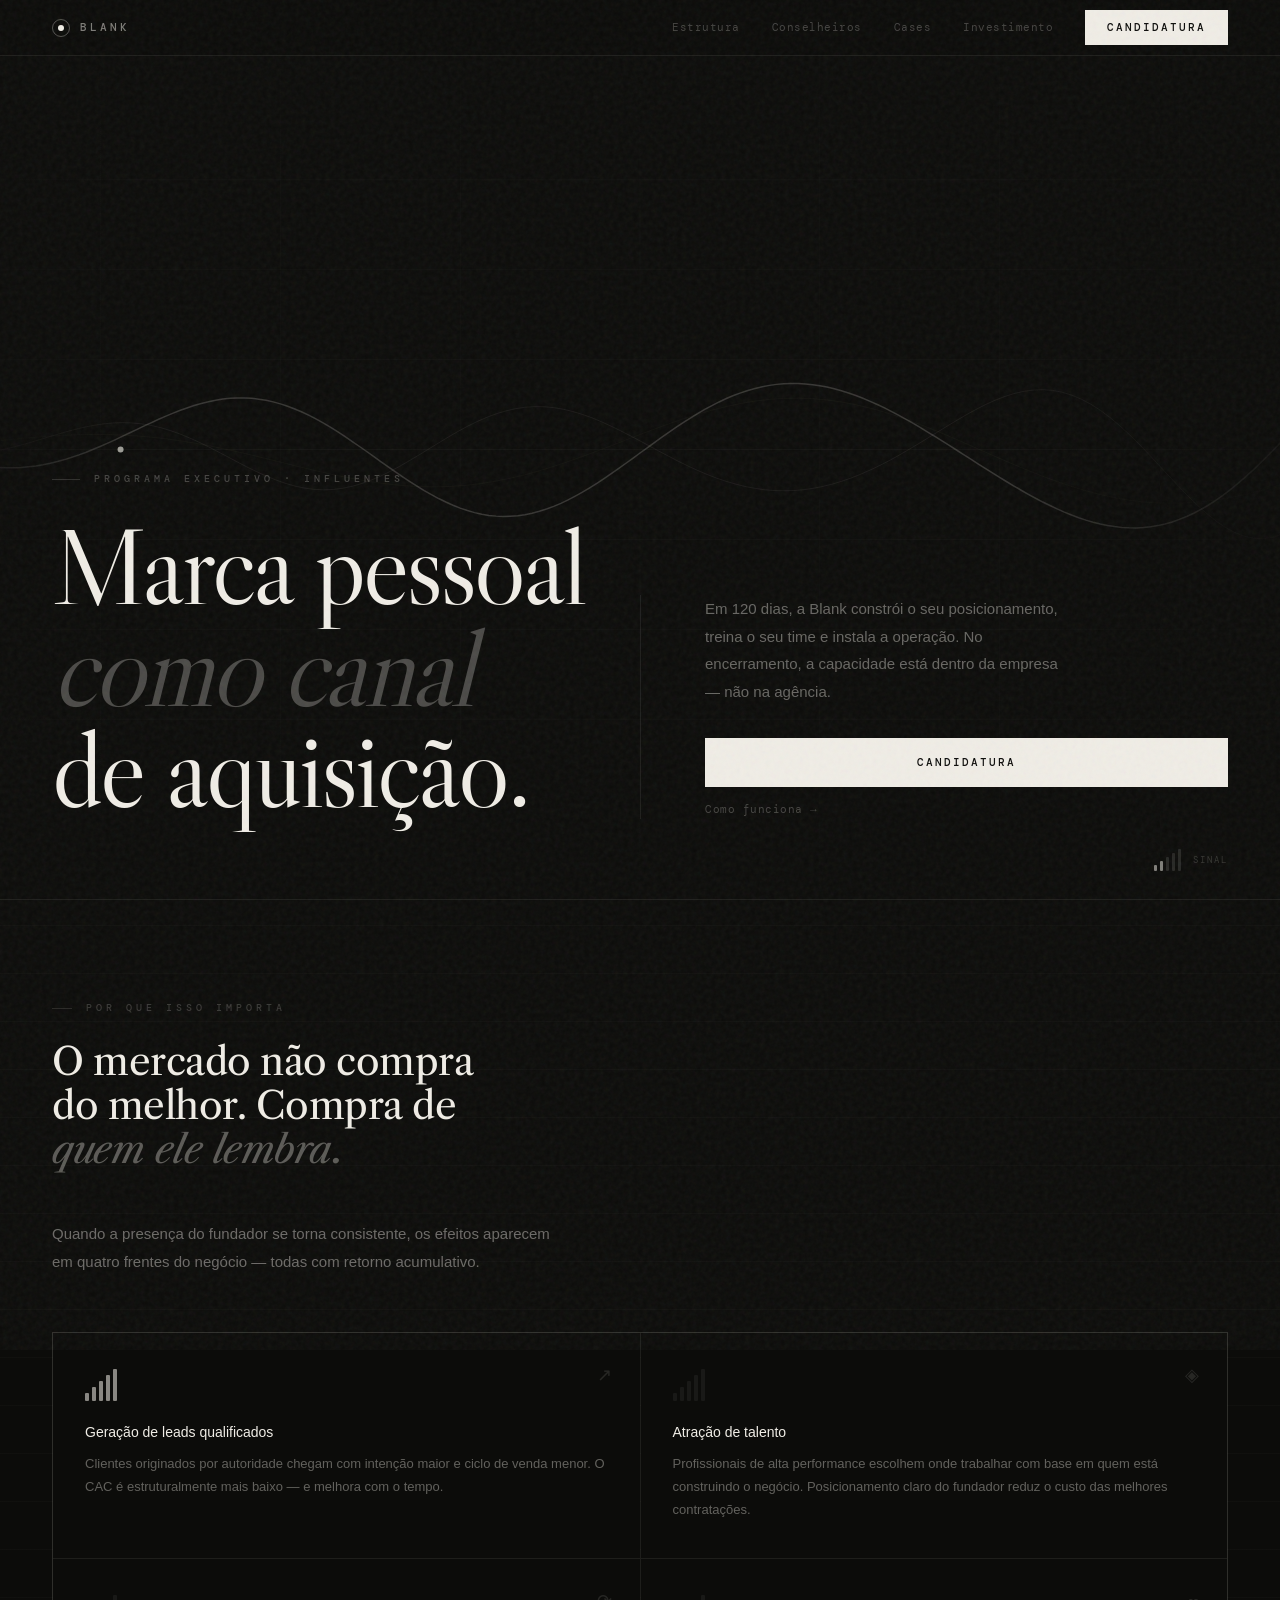
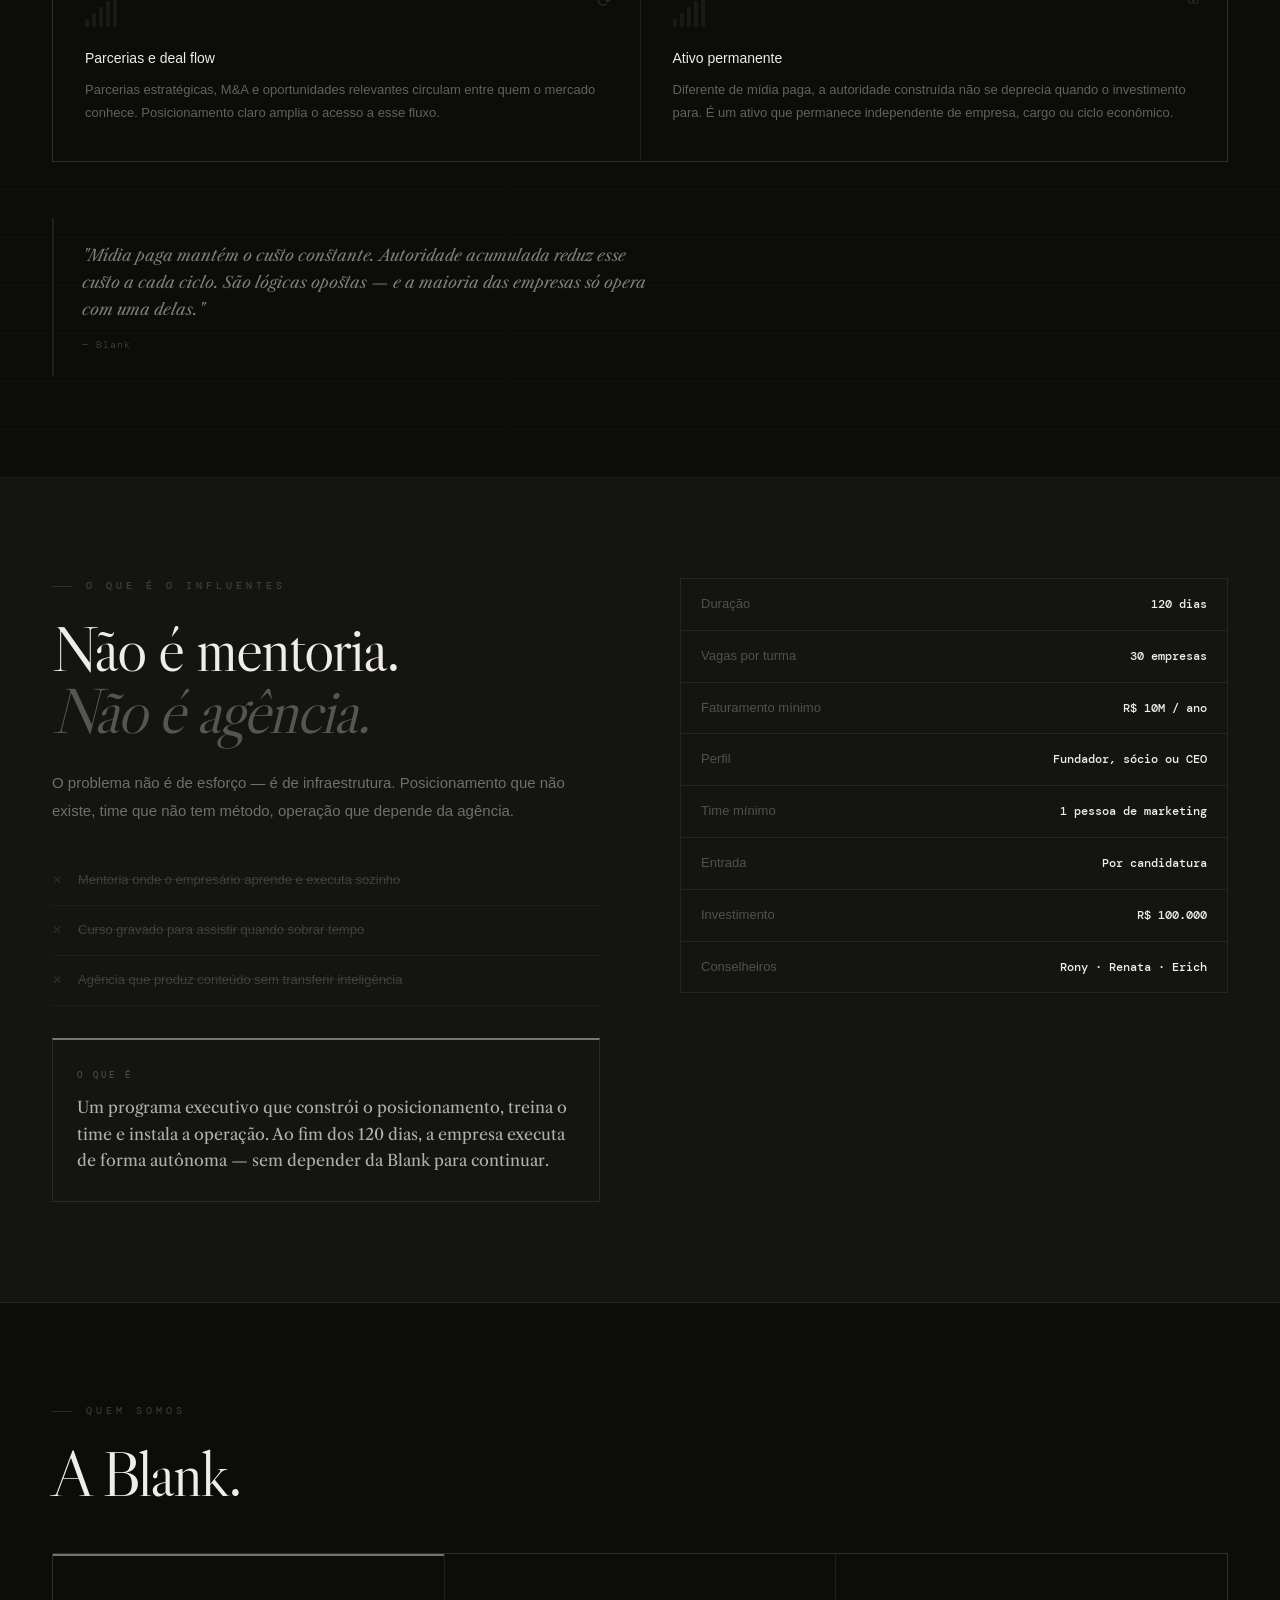
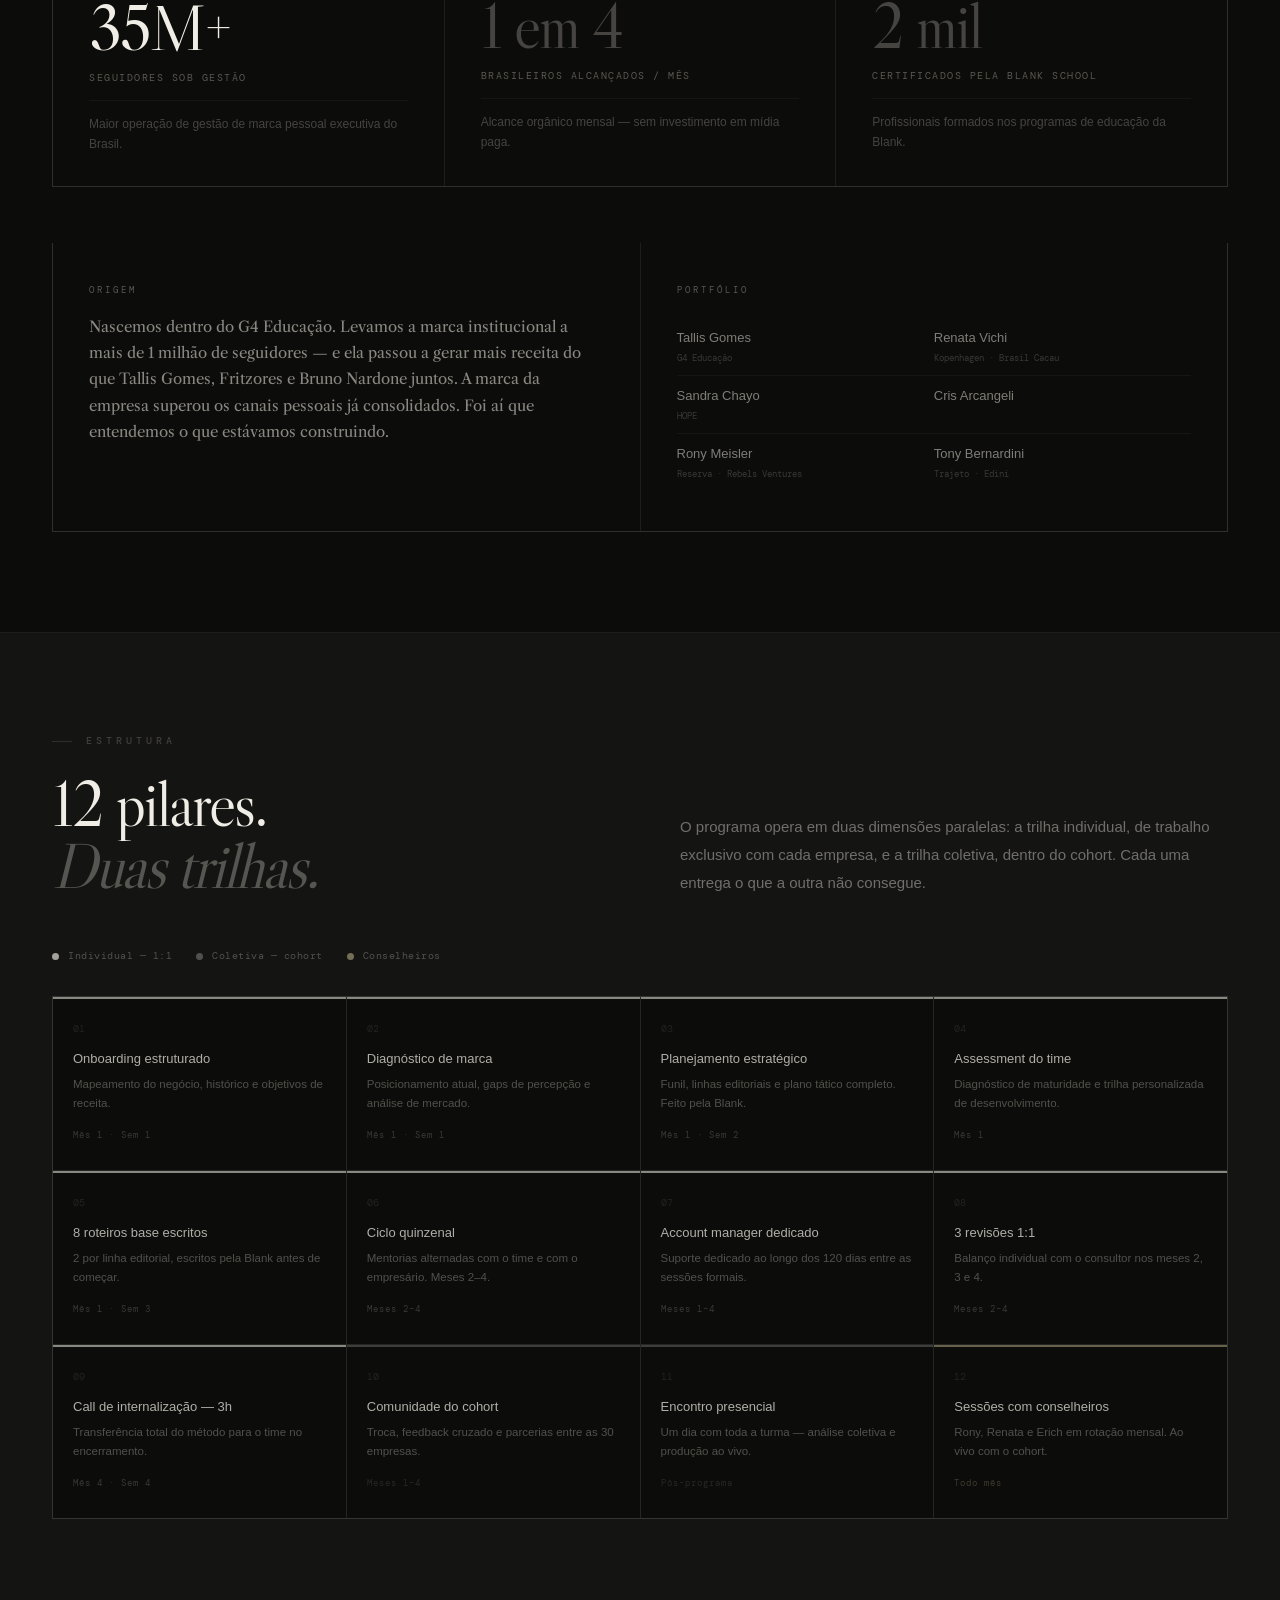
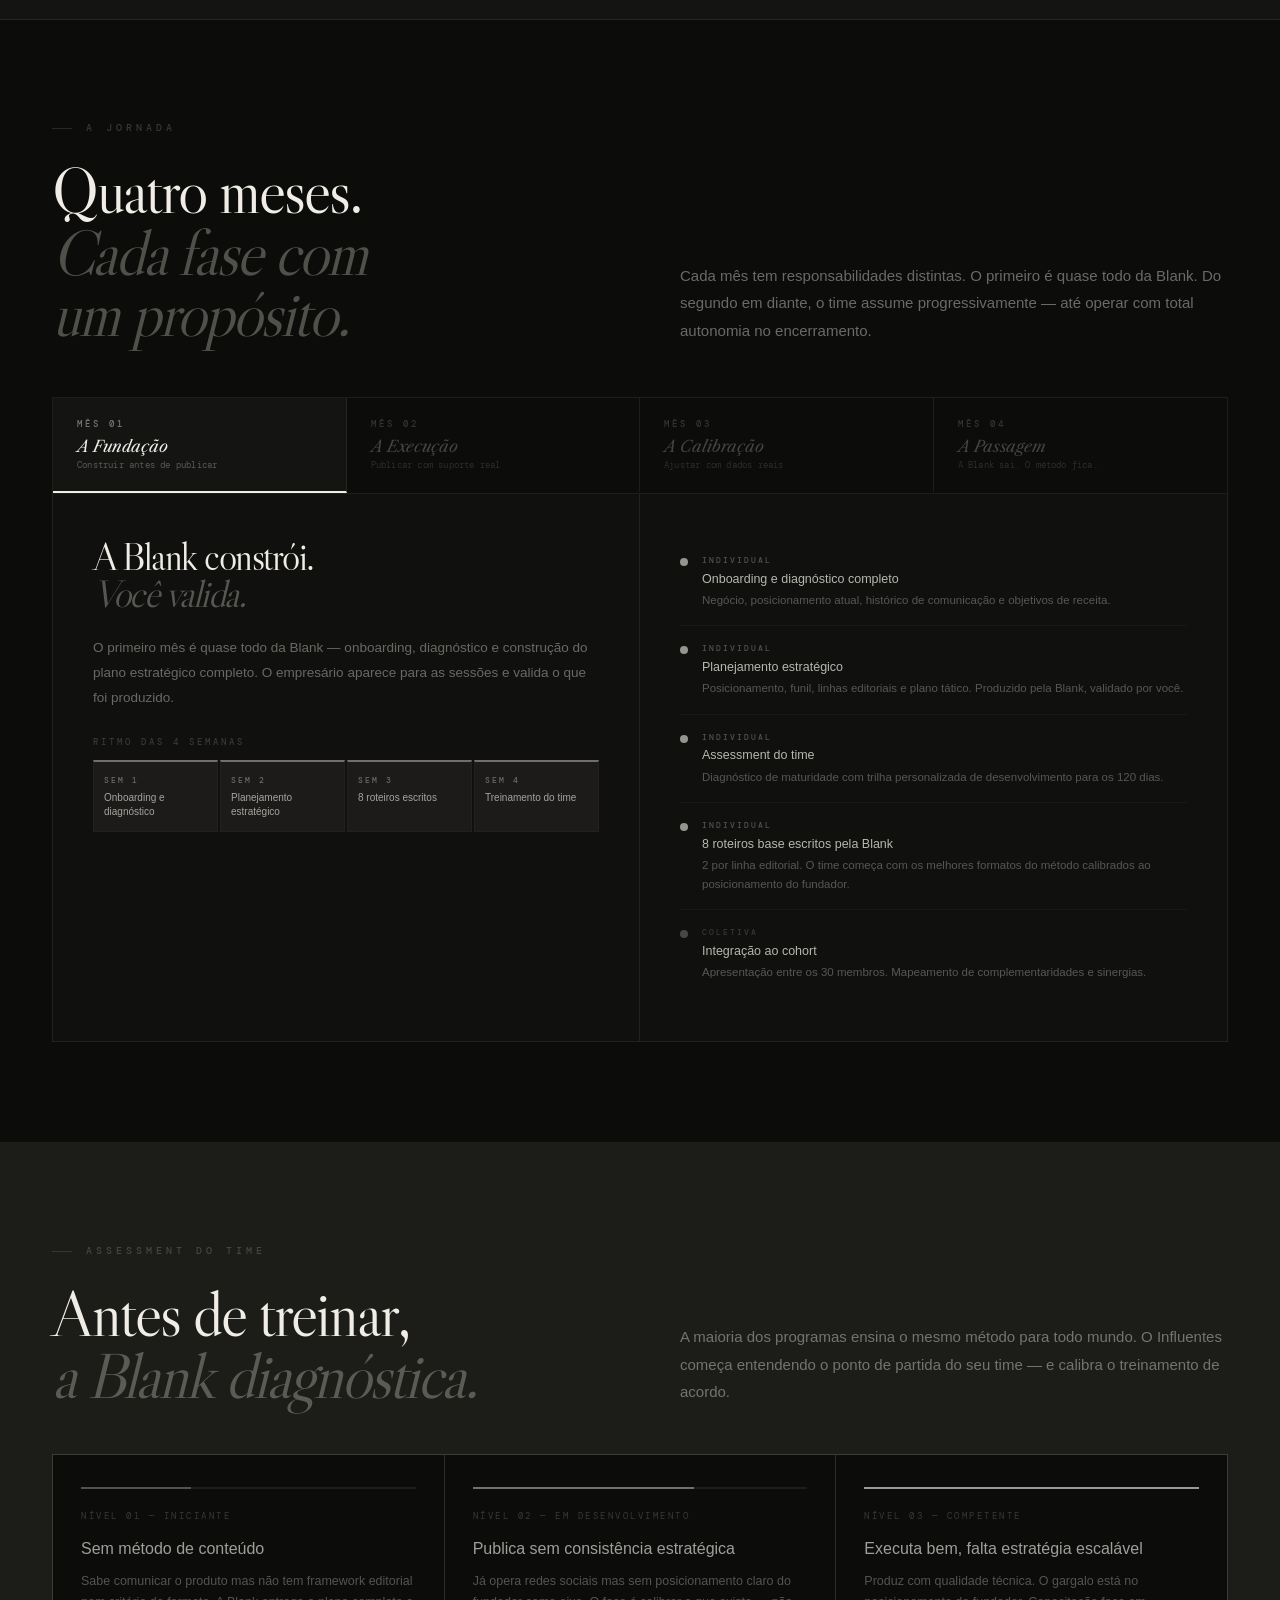
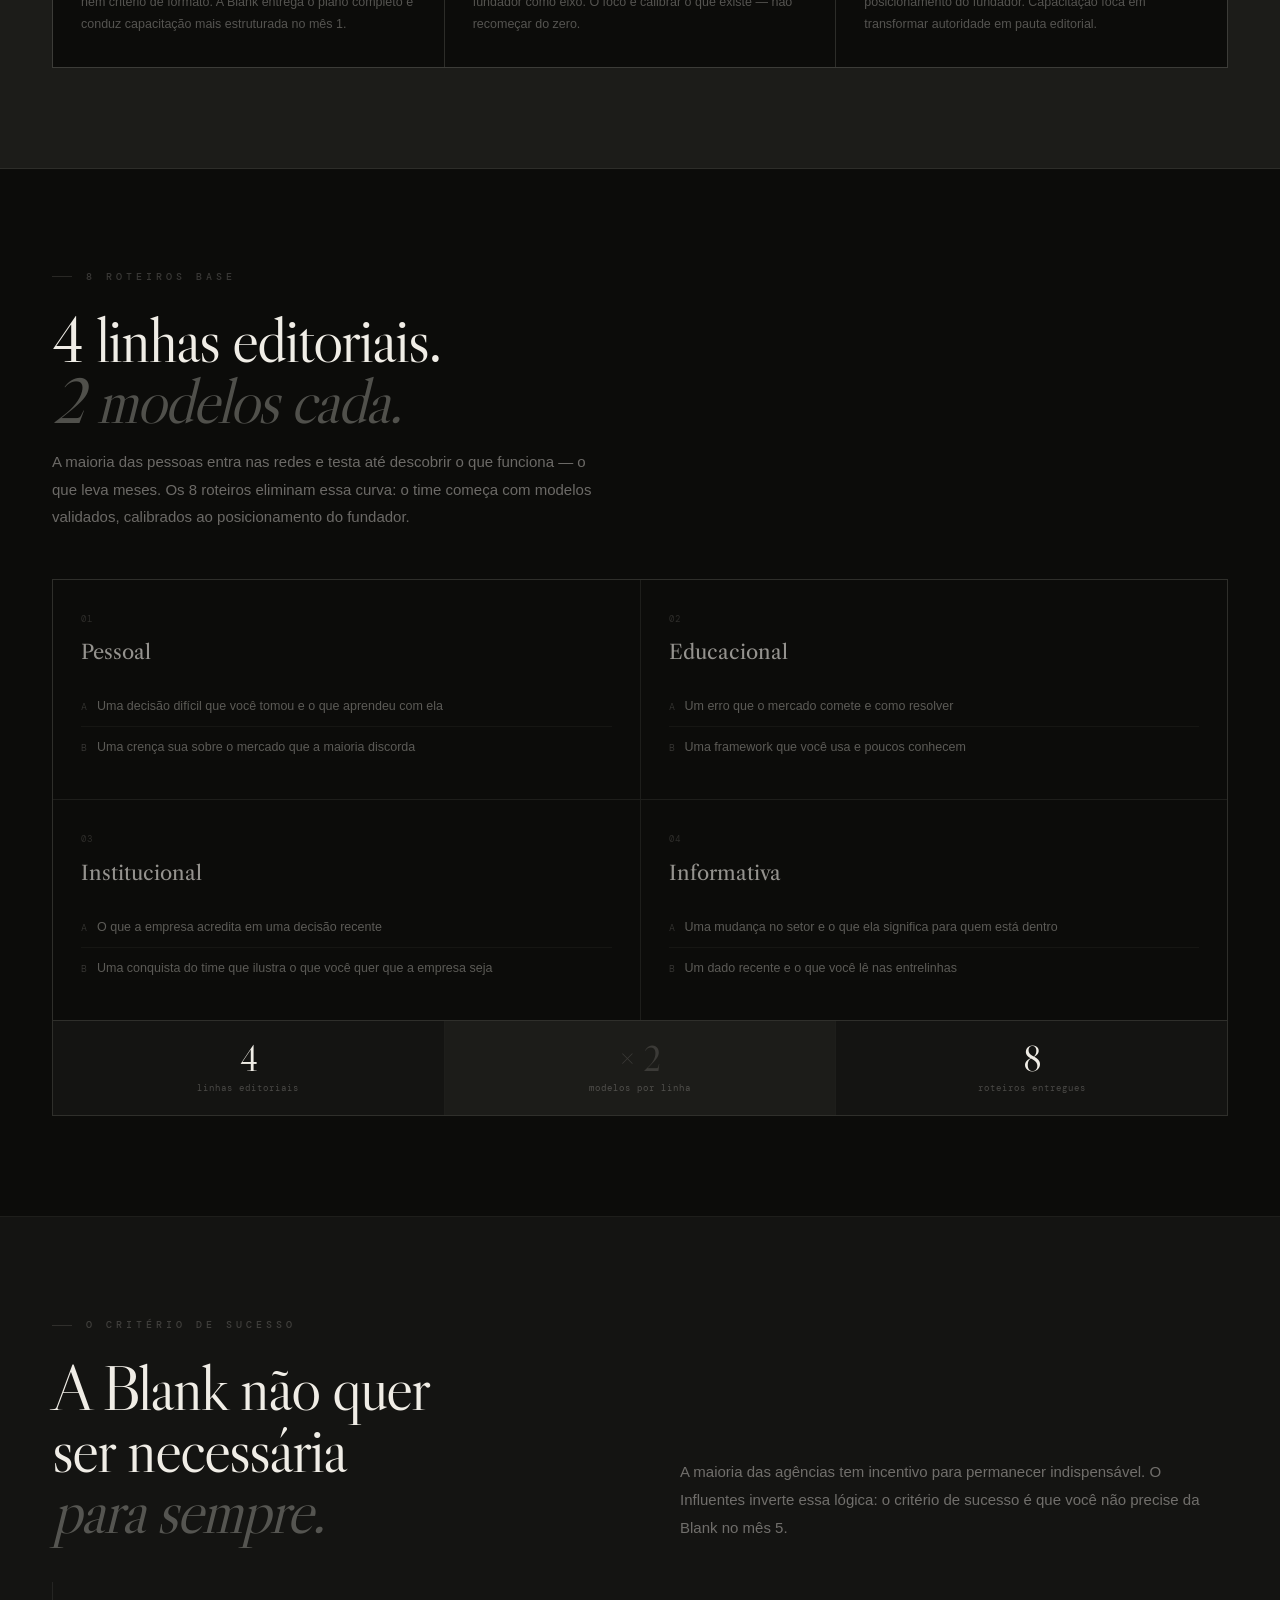
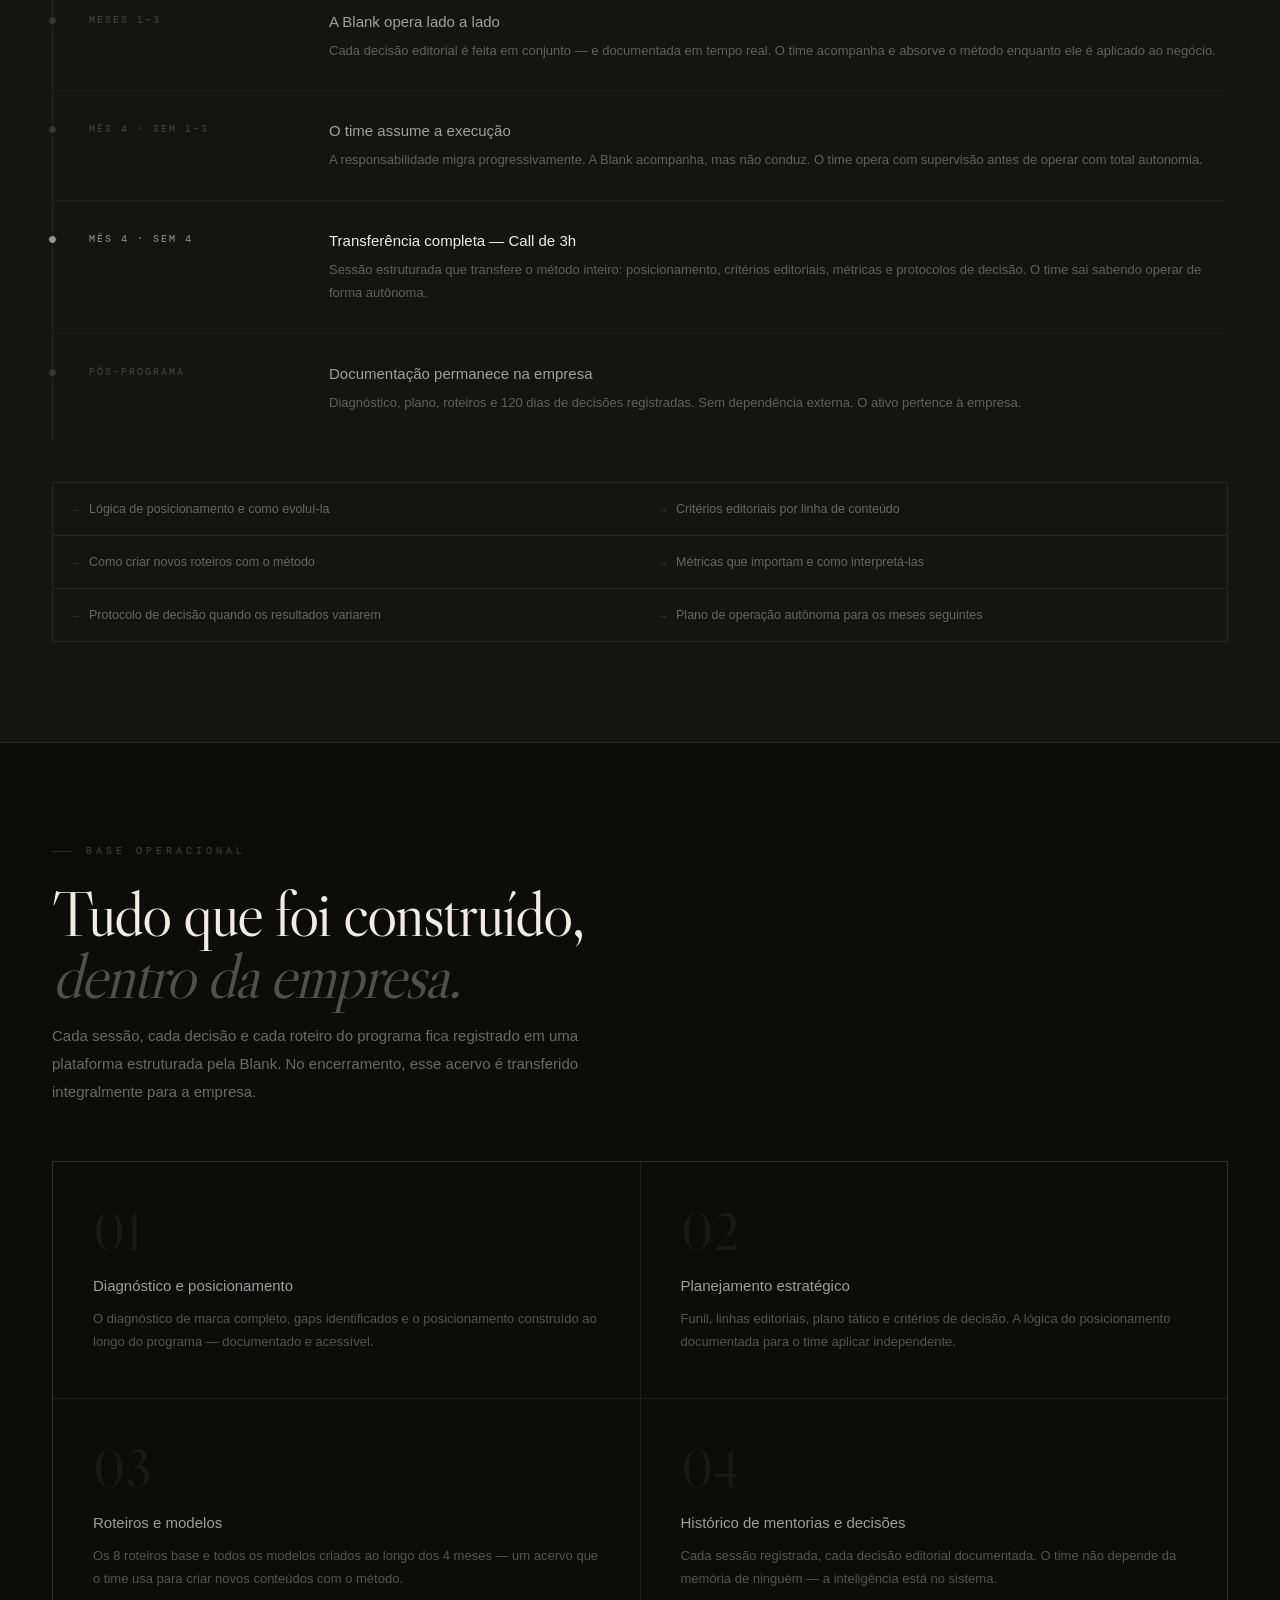
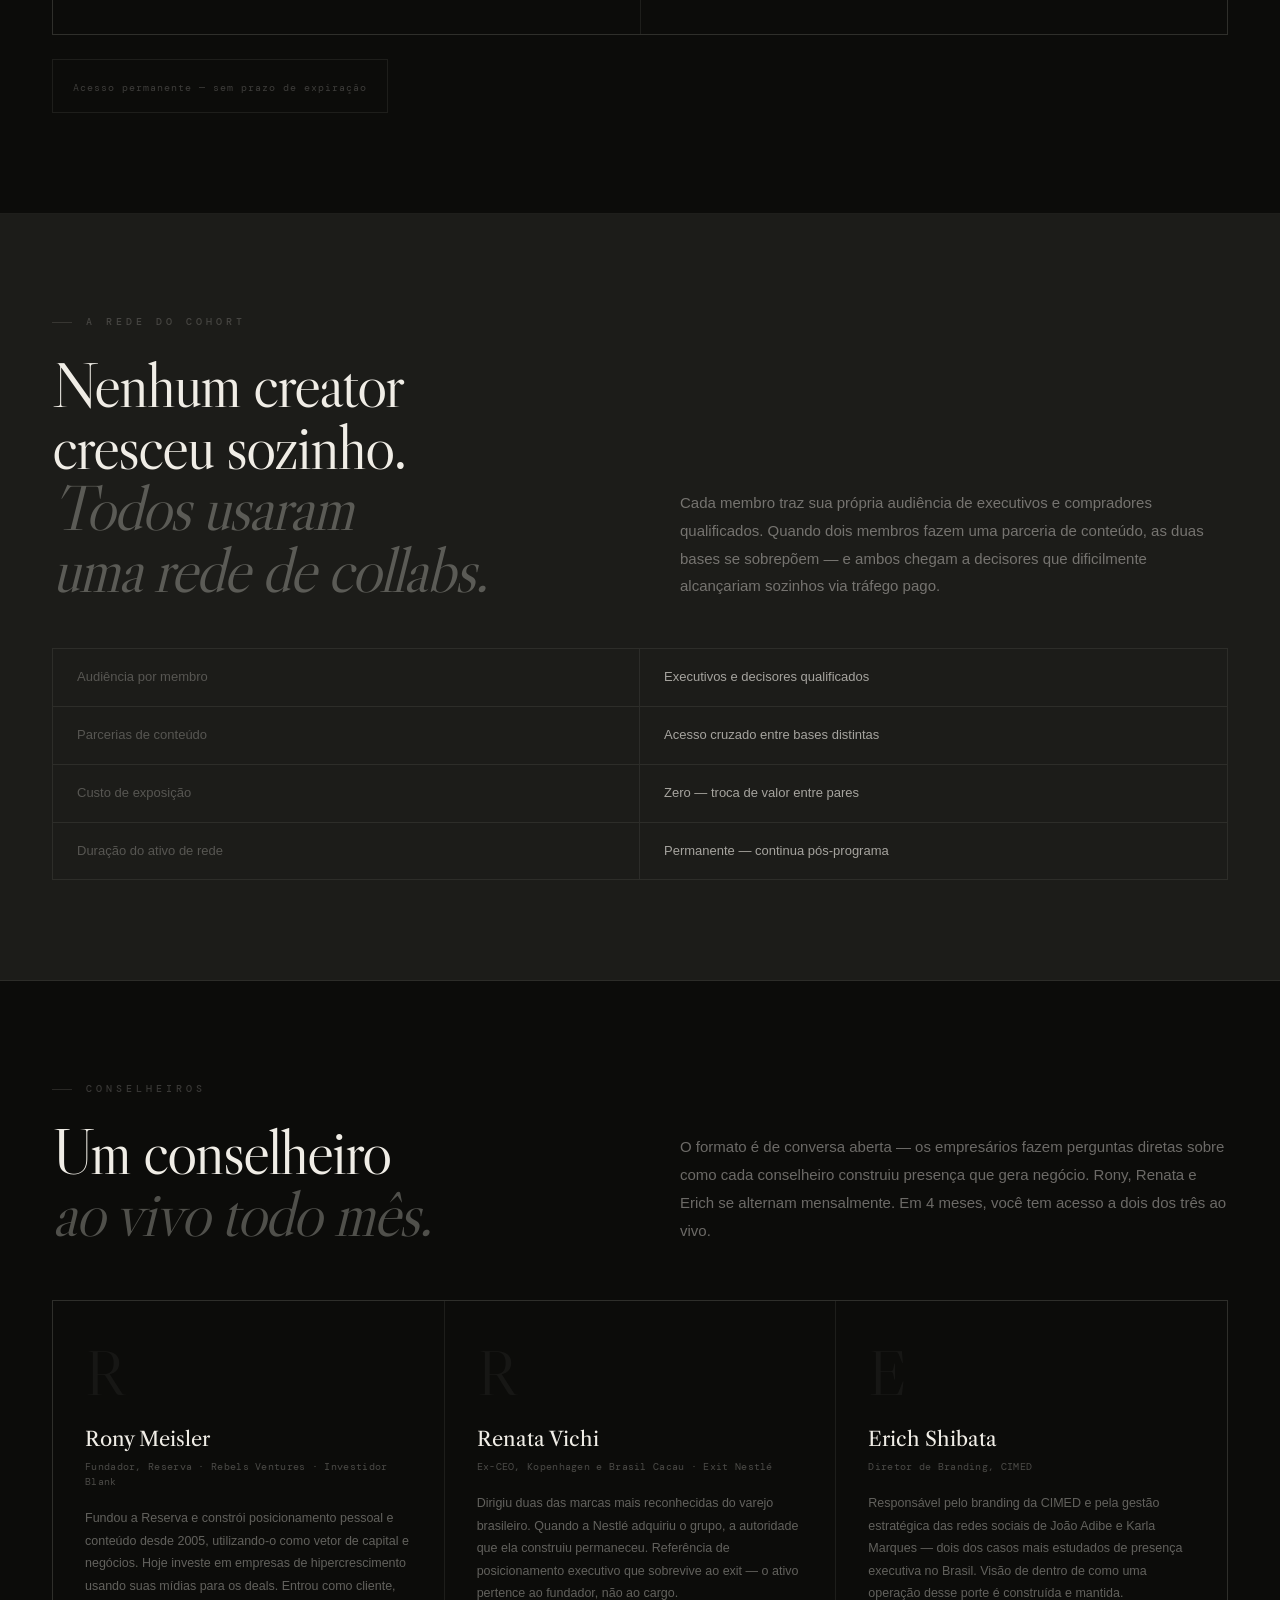
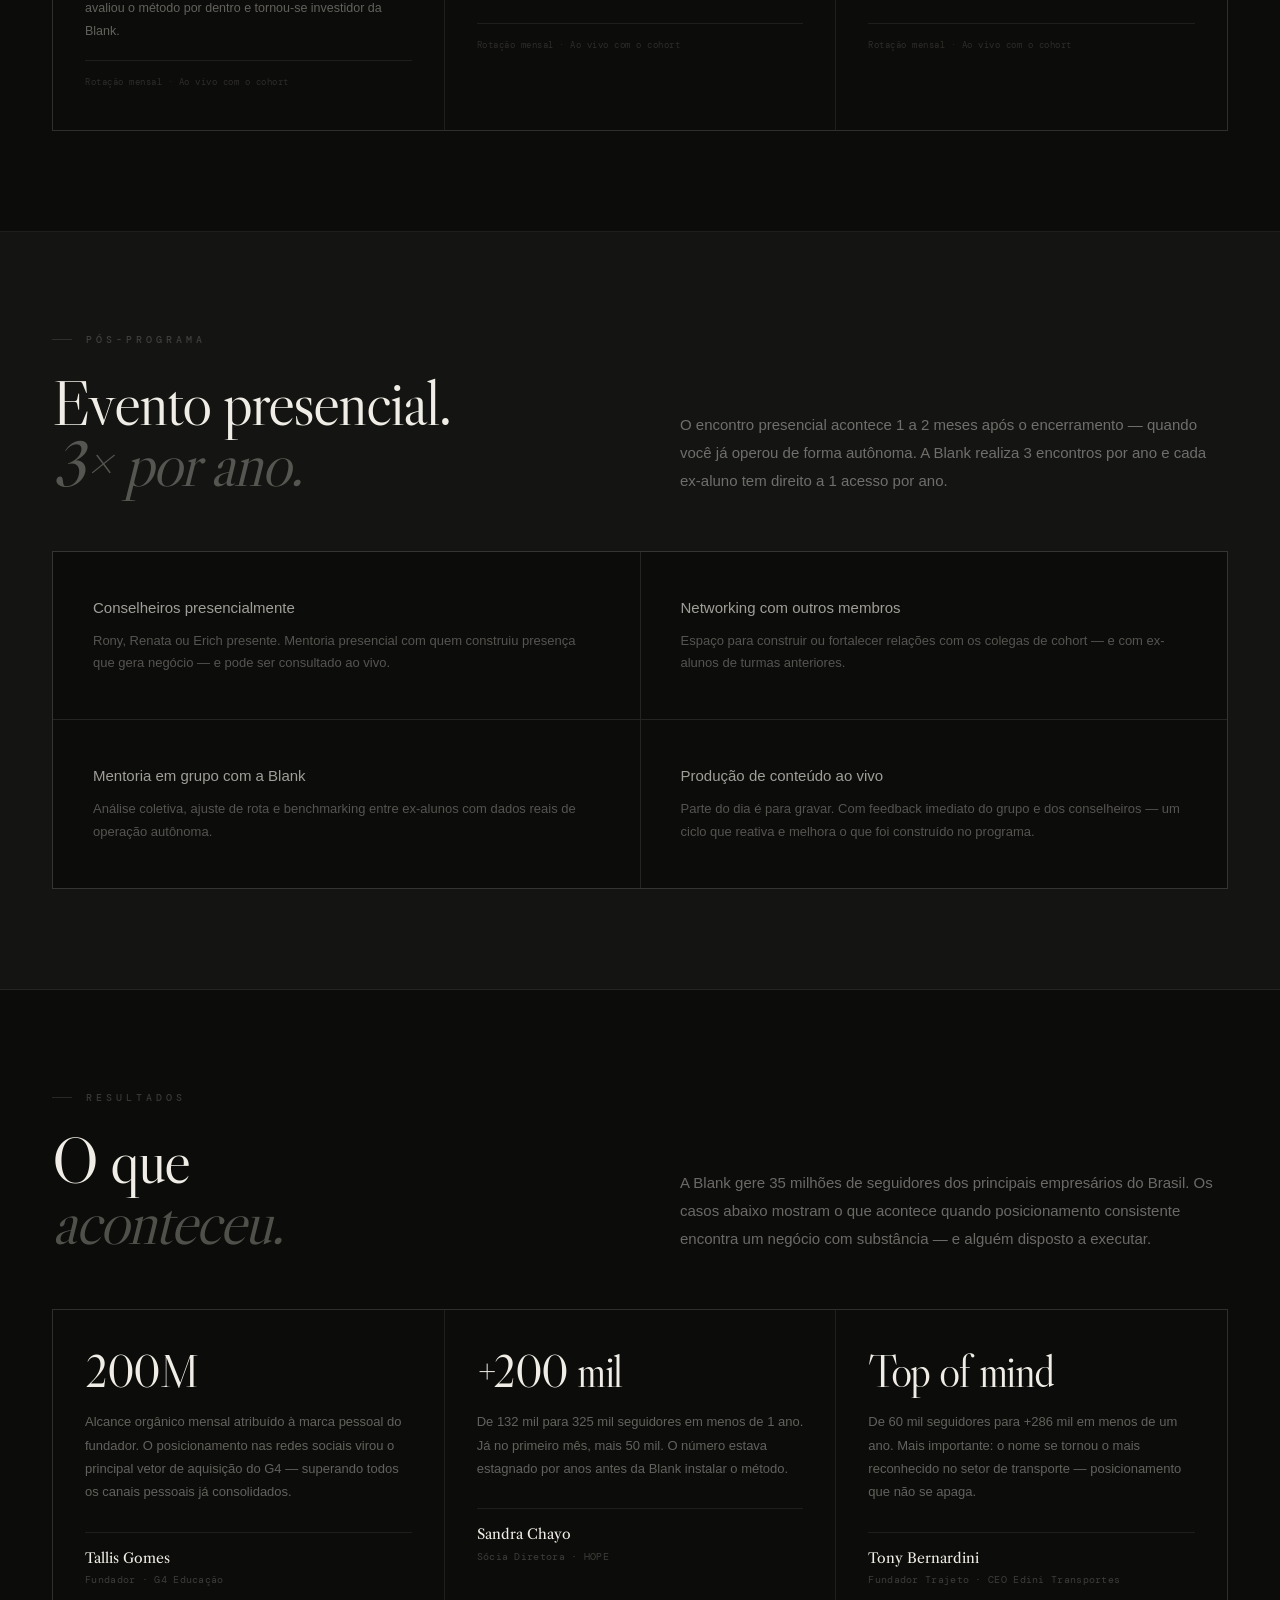
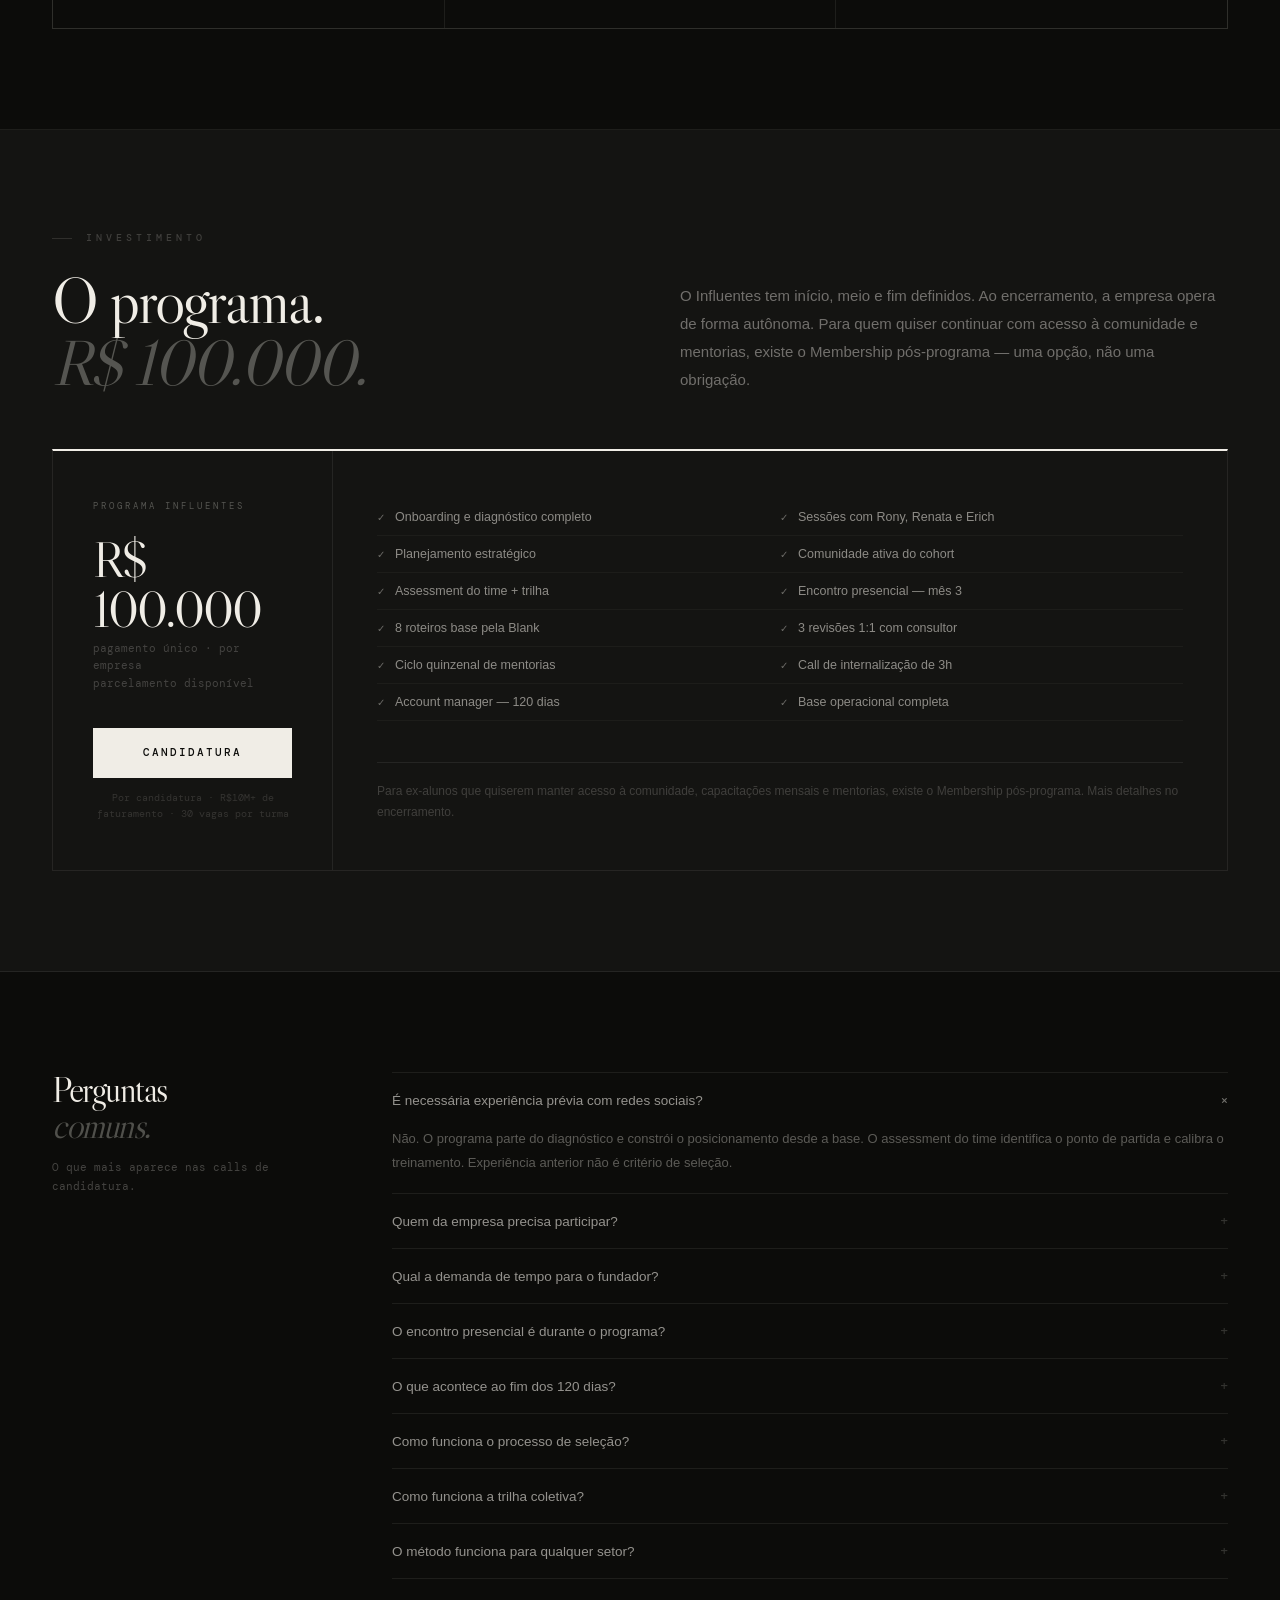
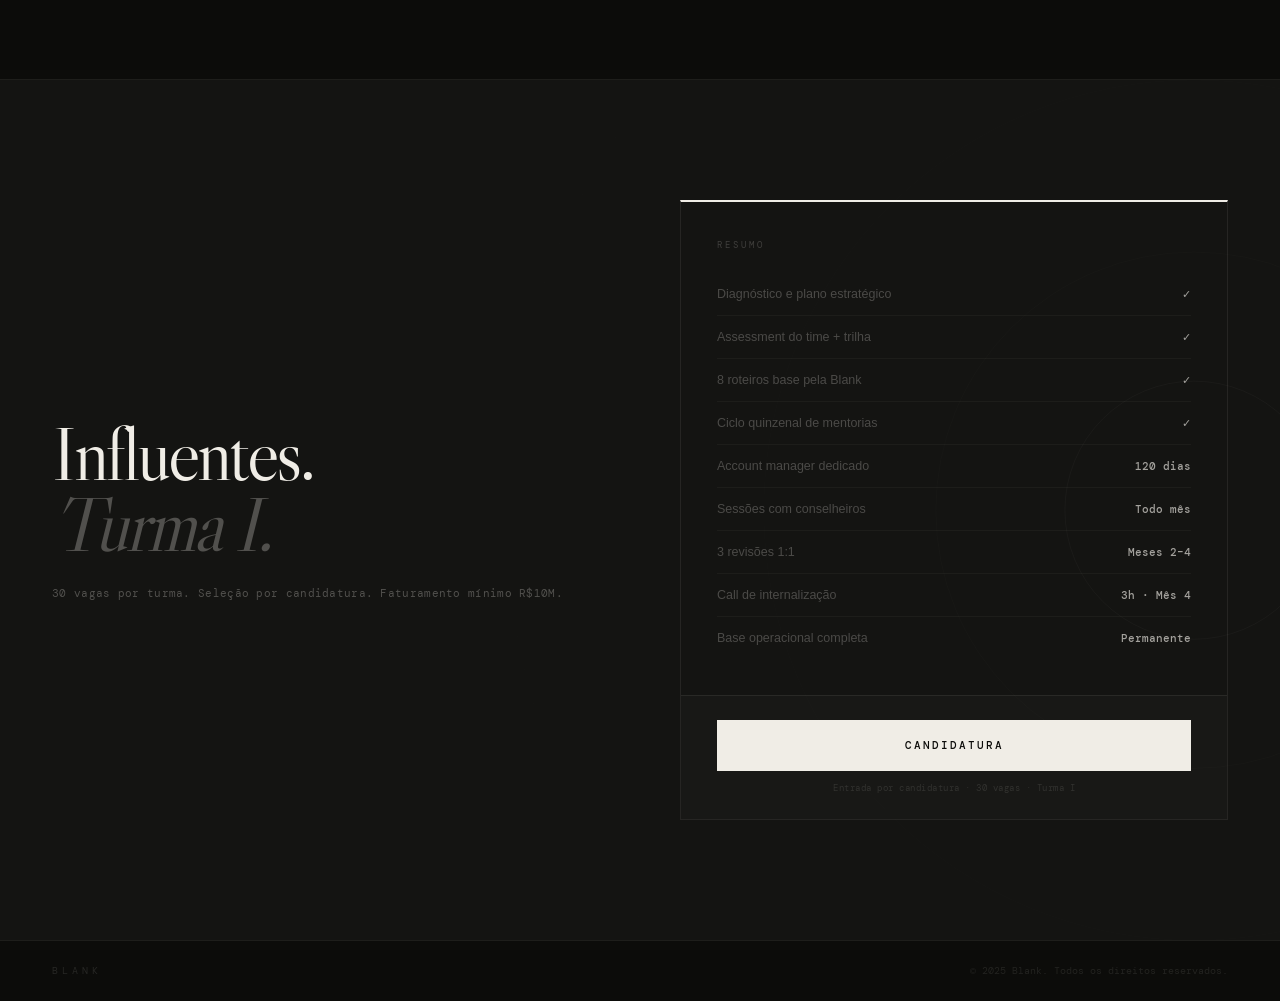
<file: tmp/influentes_v4.html>
<!DOCTYPE html>
<html lang="pt-BR">
<head>
<meta charset="UTF-8">
<meta name="viewport" content="width=device-width, initial-scale=1.0">
<title>Influentes — Blank</title>
<link rel="preconnect" href="https://fonts.googleapis.com">
<link href="https://fonts.googleapis.com/css2?family=Libre+Caslon+Display&family=Libre+Caslon+Text:ital,wght@0,400;0,700;1,400&family=DM+Mono:ital,wght@0,300;0,400;0,500;1,300&display=swap" rel="stylesheet">
<style>
/* ─── RESET ─── */
*,*::before,*::after{box-sizing:border-box;margin:0;padding:0}
html{scroll-behavior:smooth}

/* ─── TOKENS ─── */
:root{
  --ink:   #0C0C0A;
  --ink2:  #141412;
  --ink3:  #1C1C19;
  --cream: #F0EDE6;
  --cream2:#E0DDD6;
  --cream3:#B8B5AE;
  --muted: #5A5852;
  --faint: rgba(240,237,230,0.06);
  --rule:  rgba(240,237,230,0.08);
  --rule2: rgba(240,237,230,0.04);
  --signal:#D4C89A; /* warm gold accent — the "amplified signal" */

  --display:'Libre Caslon Display','Libre Caslon Text',Georgia,serif;
  --serif:  'Libre Caslon Text',Georgia,serif;
  --mono:   'DM Mono',monospace;
  --sans:   ui-sans-serif,-apple-system,'Helvetica Neue',Arial,sans-serif;
}

body{
  background:var(--ink);
  color:var(--cream);
  font-family:var(--sans);
  font-size:15px;
  line-height:1.6;
  -webkit-font-smoothing:antialiased;
  overflow-x:hidden;
}

/* ─── WAVEFORM BACKGROUND TEXTURE ─── */
.wave-bg{
  position:absolute;inset:0;pointer-events:none;z-index:0;
  background-image:repeating-linear-gradient(
    0deg,transparent,transparent 47px,
    rgba(240,237,230,0.018) 47px,rgba(240,237,230,0.018) 48px
  );
}

/* ─── NAV ─── */
nav{
  position:fixed;top:0;left:0;right:0;z-index:99;
  height:56px;padding:0 52px;
  display:flex;align-items:center;justify-content:space-between;
  background:rgba(12,12,10,0.94);
  backdrop-filter:blur(24px);
  border-bottom:1px solid var(--rule);
}
.nav-brand{display:flex;align-items:center;gap:10px}
.nav-brand-mark{
  width:18px;height:18px;
  border:1px solid rgba(240,237,230,0.3);
  border-radius:50%;
  position:relative;
  display:flex;align-items:center;justify-content:center;
}
.nav-brand-mark::after{
  content:'';width:6px;height:6px;border-radius:50%;
  background:var(--cream);
}
.nav-brand-name{
  font-family:var(--mono);font-size:11px;font-weight:500;
  letter-spacing:3px;text-transform:uppercase;color:rgba(240,237,230,0.5);
}
.nav-links{display:flex;align-items:center;gap:32px}
.nav-a{
  font-family:var(--mono);font-size:11px;font-weight:400;
  letter-spacing:.5px;color:rgba(240,237,230,0.25);
  text-decoration:none;transition:color .2s;
}
.nav-a:hover{color:var(--cream)}
.nav-cta{
  font-family:var(--mono);font-size:11px;font-weight:500;
  letter-spacing:2px;text-transform:uppercase;
  color:var(--ink);background:var(--cream);
  padding:9px 22px;text-decoration:none;border:none;
  cursor:pointer;transition:opacity .2s;
}
.nav-cta:hover{opacity:.85}

/* ─── HERO ─── */
.hero{
  position:relative;
  min-height:100vh;
  overflow:hidden;
  display:flex;flex-direction:column;
  justify-content:flex-end;
  border-bottom:1px solid var(--rule);
}
.hero-wave{
  position:absolute;inset:0;z-index:0;
  display:flex;align-items:center;
}
.hero-wave svg{width:100%;height:100%;position:absolute;inset:0}

/* grain */
.grain{
  position:fixed;inset:-50%;width:200%;height:200%;
  background-image:url("data:image/svg+xml,%3Csvg viewBox='0 0 512 512' xmlns='http://www.w3.org/2000/svg'%3E%3Cfilter id='n'%3E%3CfeTurbulence type='fractalNoise' baseFrequency='0.72' numOctaves='4' stitchTiles='stitch'/%3E%3C/filter%3E%3Crect width='100%25' height='100%25' filter='url(%23n)' opacity='0.055'/%3E%3C/svg%3E");
  pointer-events:none;z-index:1000;
  animation:grain .12s steps(1) infinite;
}
@keyframes grain{
  0%{transform:translate(0,0)} 10%{transform:translate(-2%,-3%)}
  20%{transform:translate(3%,2%)} 30%{transform:translate(-1%,4%)}
  40%{transform:translate(4%,-1%)} 50%{transform:translate(-3%,1%)}
  60%{transform:translate(1%,-4%)} 70%{transform:translate(-4%,2%)}
  80%{transform:translate(2%,3%)} 90%{transform:translate(3%,-2%)}
}

.hero-content{
  position:relative;z-index:3;
  padding:0 52px 80px;
  display:grid;grid-template-columns:1fr 1fr;gap:0;align-items:end;
}
.hero-kicker{
  font-family:var(--mono);font-size:10px;font-weight:500;
  letter-spacing:4px;text-transform:uppercase;
  color:rgba(240,237,230,0.25);
  margin-bottom:28px;
  display:flex;align-items:center;gap:14px;
}
.hero-kicker-line{width:28px;height:1px;background:rgba(240,237,230,0.15);flex-shrink:0}
h1.hero-head{
  font-family:var(--display);
  font-size:clamp(60px,8.5vw,122px);
  font-weight:400;line-height:.93;
  letter-spacing:-3px;color:var(--cream);
}
h1.hero-head em{font-style:italic;color:rgba(240,237,230,0.28)}
.hero-right{
  padding-left:64px;
  border-left:1px solid var(--rule);
  display:flex;flex-direction:column;justify-content:flex-end;gap:32px;
}
.hero-desc{
  font-size:15px;font-weight:300;
  color:rgba(240,237,230,0.4);line-height:1.85;max-width:360px;
}
.hero-actions{display:flex;flex-direction:column;gap:14px}
.btn-primary{
  display:inline-block;
  font-family:var(--mono);font-size:11px;font-weight:500;letter-spacing:2px;
  text-transform:uppercase;color:var(--ink);background:var(--cream);
  padding:16px 32px;text-decoration:none;border:none;cursor:pointer;
  transition:opacity .2s;text-align:center;
}
.btn-primary:hover{opacity:.85}
.btn-ghost{
  font-family:var(--mono);font-size:11px;font-weight:400;letter-spacing:.5px;
  color:rgba(240,237,230,0.25);text-decoration:none;
  display:flex;align-items:center;gap:8px;transition:color .2s;
}
.btn-ghost:hover{color:var(--cream)}

/* signal indicator bottom-right */
.hero-signal{
  position:absolute;bottom:28px;right:52px;z-index:4;
  display:flex;align-items:center;gap:12px;
}
.signal-bars{display:flex;align-items:flex-end;gap:3px}
.signal-bar{
  width:3px;border-radius:1px;
  background:rgba(240,237,230,0.12);
}
.signal-bar.on{background:rgba(240,237,230,0.5)}
.signal-bar:nth-child(1){height:6px}
.signal-bar:nth-child(2){height:10px}
.signal-bar:nth-child(3){height:14px}
.signal-bar:nth-child(4){height:18px}
.signal-bar:nth-child(5){height:22px}
.signal-label{
  font-family:var(--mono);font-size:9px;letter-spacing:2px;
  text-transform:uppercase;color:rgba(240,237,230,0.18);
}

/* ─── SECTION BASE ─── */
.s{padding:100px 52px;border-bottom:1px solid var(--rule);position:relative}
.s-dark{background:var(--ink)}
.s-mid{background:var(--ink2)}
.s-lift{background:var(--ink3)}

.eyebrow{
  font-family:var(--mono);font-size:10px;font-weight:500;
  letter-spacing:4px;text-transform:uppercase;
  color:rgba(240,237,230,0.2);
  display:flex;align-items:center;gap:14px;margin-bottom:24px;
}
.eyebrow::before{content:'';width:20px;height:1px;background:rgba(240,237,230,0.12);flex-shrink:0}

.display{
  font-family:var(--display);
  font-size:clamp(40px,5vw,72px);
  font-weight:400;line-height:.96;letter-spacing:-2px;color:var(--cream);
}
.display em{font-style:italic;color:rgba(240,237,230,0.3)}

.body{font-size:15px;font-weight:300;color:rgba(240,237,230,0.42);line-height:1.85}

.two-col{display:grid;grid-template-columns:1fr 1fr;gap:80px;align-items:start}

/* ─── MERCADO — 4 FRENTES ─── */
.market-statement{
  font-family:var(--serif);
  font-size:clamp(26px,3vw,42px);
  font-weight:400;line-height:1.15;color:var(--cream);letter-spacing:-.5px;
  margin-bottom:48px;
}
.market-statement em{font-style:italic;color:rgba(240,237,230,0.35)}

/* signal level meter framework */
.frentes-grid{
  display:grid;grid-template-columns:1fr 1fr;gap:1px;
  background:var(--rule);border:1px solid var(--rule);
  margin-top:56px;
}
.frente{
  background:var(--ink);padding:36px 32px;
  position:relative;overflow:hidden;
  transition:background .2s;
}
.frente:hover{background:var(--ink2)}
.frente-signal{
  display:flex;align-items:flex-end;gap:3px;margin-bottom:20px;
}
.frente-bar{
  width:4px;border-radius:1px;
  background:rgba(240,237,230,0.06);
}
.frente.active .frente-bar{background:rgba(240,237,230,0.55)}
.frente-bar:nth-child(1){height:8px}
.frente-bar:nth-child(2){height:14px}
.frente-bar:nth-child(3){height:20px}
.frente-bar:nth-child(4){height:26px}
.frente-bar:nth-child(5){height:32px}
.frente-glyph{
  font-family:var(--mono);font-size:18px;
  color:rgba(240,237,230,0.12);
  position:absolute;top:28px;right:28px;
}
.frente-title{
  font-size:14px;font-weight:500;color:var(--cream);margin-bottom:10px;
}
.frente-body{font-size:13px;font-weight:300;color:rgba(240,237,230,0.38);line-height:1.75}
.frente-top{
  position:absolute;top:0;left:0;right:0;height:2px;
  background:linear-gradient(90deg,rgba(212,200,154,0) 0%,rgba(212,200,154,0.5) 50%,rgba(212,200,154,0) 100%);
  opacity:0;transition:opacity .3s;
}
.frente:hover .frente-top{opacity:1}

/* quote */
.quote-block{
  border-left:2px solid rgba(240,237,230,0.08);
  padding:24px 0 24px 28px;margin-top:48px;
}
.quote-text{
  font-family:var(--serif);font-size:16px;font-style:italic;font-weight:400;
  color:rgba(240,237,230,0.5);line-height:1.7;margin-bottom:14px;
}
.quote-attr{font-family:var(--mono);font-size:10px;color:rgba(240,237,230,0.2);letter-spacing:1px}

/* ─── O QUE É ─── */
.not-list{display:flex;flex-direction:column;gap:0;margin:32px 0}
.not-item{
  display:flex;gap:16px;align-items:baseline;
  padding:14px 0;border-bottom:1px solid var(--rule2);
  font-size:13px;font-weight:300;
}
.not-x{
  font-family:var(--mono);font-size:12px;
  color:rgba(240,237,230,0.12);flex-shrink:0;
}
.not-text{color:rgba(240,237,230,0.2);text-decoration:line-through;text-decoration-color:rgba(240,237,230,0.08)}
.yes-block{
  border:1px solid rgba(240,237,230,0.1);
  border-top:2px solid rgba(240,237,230,0.45);
  padding:28px 24px;
}
.yes-label{
  font-family:var(--mono);font-size:9px;font-weight:500;
  letter-spacing:3px;text-transform:uppercase;
  color:rgba(240,237,230,0.25);margin-bottom:12px;
}
.yes-text{
  font-family:var(--serif);font-size:16px;font-weight:400;
  color:rgba(240,237,230,0.72);line-height:1.65;
}

/* specs table */
.specs{
  border:1px solid var(--rule);
  display:flex;flex-direction:column;
}
.spec-row{
  display:flex;justify-content:space-between;align-items:baseline;
  gap:16px;padding:15px 20px;border-bottom:1px solid var(--rule);font-size:13px;
}
.spec-row:last-child{border-bottom:none}
.spec-k{color:rgba(240,237,230,0.28);font-weight:300}
.spec-v{font-weight:500;color:var(--cream);text-align:right;font-family:var(--mono);font-size:12px}

/* ─── QUEM SOMOS ─── */
.qs-stats{
  display:grid;grid-template-columns:repeat(3,1fr);
  gap:1px;background:var(--rule);border:1px solid var(--rule);
  margin-bottom:56px;
}
.qs-stat{
  background:var(--ink);padding:40px 36px 32px;
  position:relative;overflow:hidden;
}
.qs-stat:first-child{border-top:2px solid rgba(240,237,230,0.45)}
.qs-num{
  font-family:var(--display);
  font-size:clamp(44px,5vw,68px);
  font-weight:400;color:var(--cream);letter-spacing:-2px;
  line-height:1;margin-bottom:10px;
}
.qs-num.dim{color:rgba(240,237,230,0.25)}
.qs-label{font-family:var(--mono);font-size:10px;letter-spacing:1.5px;color:var(--muted);text-transform:uppercase}
.qs-desc{font-size:12px;font-weight:300;color:rgba(240,237,230,0.25);line-height:1.65;margin-top:14px;padding-top:14px;border-top:1px solid var(--rule2)}

.qs-bottom{display:grid;grid-template-columns:1fr 1fr;gap:1px;background:var(--rule);border:1px solid var(--rule);border-top:none}
.qs-origin{background:var(--ink);padding:40px 36px}
.qs-origin-label{font-family:var(--mono);font-size:9px;letter-spacing:3px;text-transform:uppercase;color:var(--muted);margin-bottom:16px}
.qs-origin-text{font-family:var(--serif);font-size:15px;font-weight:400;color:rgba(240,237,230,0.55);line-height:1.75}
.qs-portfolio{background:var(--ink);padding:40px 36px}
.qs-portfolio-label{font-family:var(--mono);font-size:9px;letter-spacing:3px;text-transform:uppercase;color:var(--muted);margin-bottom:20px}
.qs-names{display:grid;grid-template-columns:1fr 1fr;gap:0}
.qs-name-item{padding:10px 0;border-bottom:1px solid var(--rule2)}
.qs-name-item:last-child,.qs-name-item:nth-last-child(2){border-bottom:none}
.qs-name{font-size:13px;font-weight:400;color:rgba(240,237,230,0.5)}
.qs-co{font-family:var(--mono);font-size:9px;color:rgba(240,237,230,0.2);margin-top:2px}

/* ─── PILARES ─── */
.track-legend{
  display:flex;gap:24px;align-items:center;margin-bottom:32px;
}
.tleg{display:flex;align-items:center;gap:9px;font-family:var(--mono);font-size:10px;color:rgba(240,237,230,0.28);letter-spacing:.5px}
.tleg-dot{width:7px;height:7px;border-radius:50%;flex-shrink:0}
.tleg-dot.ind{background:rgba(240,237,230,0.65)}
.tleg-dot.col{background:rgba(240,237,230,0.28)}
.tleg-dot.adv{background:rgba(212,200,154,0.5)}

.pilares-grid{
  display:grid;grid-template-columns:repeat(4,1fr);
  gap:1px;background:var(--rule);border:1px solid var(--rule);
}
.pilar{
  background:var(--ink);padding:24px 20px 28px;
  position:relative;transition:background .2s;
}
.pilar:hover{background:var(--ink2)}
.pilar-bar{position:absolute;top:0;left:0;right:0;height:2px}
.pilar.ind .pilar-bar{background:rgba(240,237,230,0.55)}
.pilar.col .pilar-bar{background:rgba(240,237,230,0.22)}
.pilar.adv .pilar-bar{background:rgba(212,200,154,0.45)}
.pilar-num{
  font-family:var(--mono);font-size:10px;
  color:rgba(240,237,230,0.1);margin-bottom:14px;
  display:block;
}
.pilar-title{font-size:13px;font-weight:500;color:rgba(240,237,230,0.72);margin-bottom:7px;line-height:1.3}
.pilar-body{font-size:11.5px;font-weight:300;color:rgba(240,237,230,0.3);line-height:1.6}
.pilar-when{
  margin-top:16px;
  font-family:var(--mono);font-size:9px;letter-spacing:1px;
}
.pilar.ind .pilar-when{color:rgba(240,237,230,0.2)}
.pilar.col .pilar-when{color:rgba(240,237,230,0.12)}
.pilar.adv .pilar-when{color:rgba(212,200,154,0.25)}

/* ─── JORNADA 4 MESES ─── */
.jornada-head{display:grid;grid-template-columns:1fr 1fr;gap:80px;margin-bottom:52px;align-items:end}

.meses-nav{
  display:grid;grid-template-columns:repeat(4,1fr);
  gap:0;border:1px solid var(--rule);
}
.m-btn{
  padding:20px 24px;cursor:pointer;
  background:transparent;border:none;
  border-right:1px solid var(--rule);
  border-bottom:2px solid transparent;
  color:inherit;text-align:left;transition:background .2s,border-color .2s;
}
.m-btn:last-child{border-right:none}
.m-btn:hover{background:rgba(240,237,230,0.02)}
.m-btn.active{background:rgba(240,237,230,0.03);border-bottom-color:var(--cream)}
.m-btn-n{
  font-family:var(--mono);font-size:9px;font-weight:500;letter-spacing:3px;
  text-transform:uppercase;color:rgba(240,237,230,0.18);margin-bottom:8px;
}
.m-btn.active .m-btn-n{color:rgba(240,237,230,0.45)}
.m-btn-name{
  font-family:var(--serif);font-size:16px;font-style:italic;
  color:rgba(240,237,230,0.25);line-height:1;
}
.m-btn.active .m-btn-name{color:var(--cream)}
.m-btn-verb{
  font-family:var(--mono);font-size:9px;color:rgba(240,237,230,0.15);
  margin-top:5px;letter-spacing:.2px;
}
.m-btn.active .m-btn-verb{color:rgba(240,237,230,0.32)}

.m-panel{
  display:none;
  border:1px solid var(--rule);border-top:none;
  background:rgba(240,237,230,0.015);
  grid-template-columns:1fr 1fr;
}
.m-panel.active{display:grid}
.mp-left{
  padding:44px 40px;border-right:1px solid var(--rule);
  display:flex;flex-direction:column;gap:24px;
}
.mp-title{
  font-family:var(--display);
  font-size:clamp(28px,3vw,44px);
  font-weight:400;line-height:.97;letter-spacing:-1.5px;color:var(--cream);
}
.mp-title em{font-style:italic;color:rgba(240,237,230,0.32)}
.mp-lead{font-size:13.5px;font-weight:300;color:rgba(240,237,230,0.4);line-height:1.85}

/* week cycle */
.cycle-label{
  font-family:var(--mono);font-size:9px;font-weight:500;
  letter-spacing:3px;text-transform:uppercase;
  color:rgba(240,237,230,0.18);margin-bottom:10px;
}
.cycle{display:grid;grid-template-columns:repeat(4,1fr);gap:2px}
.cw{
  padding:12px 10px;
  background:rgba(240,237,230,0.02);
  border:1px solid rgba(240,237,230,0.03);
  border-top:2px solid transparent;
}
.cw.on{background:rgba(240,237,230,0.05);border-top-color:rgba(240,237,230,0.4)}
.cw.sp{background:rgba(240,237,230,0.03);border-top-color:rgba(212,200,154,0.4)}
.cw-n{
  font-family:var(--mono);font-size:8px;font-weight:500;letter-spacing:2px;
  text-transform:uppercase;color:rgba(240,237,230,0.12);margin-bottom:5px;
}
.cw.on .cw-n{color:rgba(240,237,230,0.38)}
.cw.sp .cw-n{color:rgba(212,200,154,0.3)}
.cw-l{font-size:10px;color:rgba(240,237,230,0.18);line-height:1.4}
.cw.on .cw-l{color:rgba(240,237,230,0.65);font-weight:500}
.cw.sp .cw-l{color:rgba(212,200,154,0.5)}

.mp-right{padding:44px 40px;display:flex;flex-direction:column;gap:0}
.mp-item{
  display:grid;grid-template-columns:8px 1fr;
  gap:14px;padding:16px 0;border-bottom:1px solid var(--rule2);align-items:start;
}
.mp-item:last-child{border-bottom:none}
.mp-dot{width:8px;height:8px;border-radius:50%;margin-top:4px;flex-shrink:0}
.mp-item.ind .mp-dot{background:rgba(240,237,230,0.6)}
.mp-item.col .mp-dot{background:rgba(240,237,230,0.25)}
.mp-item.adv .mp-dot{background:rgba(212,200,154,0.5)}
.mp-track{
  font-family:var(--mono);font-size:8px;font-weight:500;
  letter-spacing:2px;text-transform:uppercase;margin-bottom:4px;
}
.mp-item.ind .mp-track{color:rgba(240,237,230,0.3)}
.mp-item.col .mp-track{color:rgba(240,237,230,0.18)}
.mp-item.adv .mp-track{color:rgba(212,200,154,0.25)}
.mp-item-title{font-size:12.5px;font-weight:500;color:rgba(240,237,230,0.75);margin-bottom:4px;line-height:1.3}
.mp-item-desc{font-size:11.5px;font-weight:300;color:rgba(240,237,230,0.32);line-height:1.6}

/* ─── INTERNALIZAÇÃO ─── */
.intern-timeline{
  display:grid;grid-template-columns:1fr;gap:0;
  border-left:1px solid var(--rule);
  margin-top:40px;
}
.intern-item{
  display:grid;grid-template-columns:200px 1fr;gap:40px;
  padding:28px 0 28px 36px;
  border-bottom:1px solid var(--rule2);
  position:relative;
}
.intern-item:last-child{border-bottom:none}
.intern-item::before{
  content:'';width:9px;height:9px;border-radius:50%;
  background:rgba(240,237,230,0.15);
  position:absolute;left:-5px;top:34px;
  border:1px solid var(--ink2);
}
.intern-item.highlight::before{background:rgba(240,237,230,0.6)}
.intern-phase{
  font-family:var(--mono);font-size:10px;font-weight:500;
  letter-spacing:2px;text-transform:uppercase;
  color:rgba(240,237,230,0.2);padding-top:2px;
}
.intern-item.highlight .intern-phase{color:rgba(240,237,230,0.5)}
.intern-title{font-size:15px;font-weight:500;color:rgba(240,237,230,0.65);margin-bottom:6px}
.intern-item.highlight .intern-title{color:var(--cream)}
.intern-body{font-size:13px;font-weight:300;color:rgba(240,237,230,0.35);line-height:1.75}

.deliverables{
  display:grid;grid-template-columns:1fr 1fr;gap:0;
  border:1px solid var(--rule);margin-top:40px;
}
.deliverable{padding:16px 20px;border-bottom:1px solid var(--rule);font-size:12.5px;font-weight:300;color:rgba(240,237,230,0.38);display:flex;align-items:baseline;gap:10px}
.deliverable:last-child,.deliverable:nth-last-child(2){border-bottom:none}
.deliverable::before{
  content:'→';font-family:var(--mono);font-size:10px;
  color:rgba(240,237,230,0.2);flex-shrink:0;
}

/* ─── BASE OPERACIONAL ─── */
.base-grid{display:grid;grid-template-columns:1fr 1fr;gap:1px;background:var(--rule);border:1px solid var(--rule);margin-top:56px}
.base-card{background:var(--ink);padding:44px 40px;transition:background .2s}
.base-card:hover{background:var(--ink2)}
.base-card-num{
  font-family:var(--display);font-size:52px;font-weight:400;
  color:rgba(240,237,230,0.06);line-height:1;margin-bottom:16px;
}
.base-card-title{font-size:15px;font-weight:500;color:rgba(240,237,230,0.65);margin-bottom:10px}
.base-card-body{font-size:13px;font-weight:300;color:rgba(240,237,230,0.32);line-height:1.75}

/* ─── COHORT / REDE ─── */
.rede-table{
  border:1px solid var(--rule);
  display:flex;flex-direction:column;
  margin-top:48px;
}
.rede-row{
  display:grid;grid-template-columns:1fr 1fr;gap:0;
  border-bottom:1px solid var(--rule);
}
.rede-row:last-child{border-bottom:none}
.rede-k,.rede-v{padding:18px 24px;font-size:13px;font-weight:300}
.rede-k{color:rgba(240,237,230,0.28);border-right:1px solid var(--rule)}
.rede-v{font-weight:500;color:rgba(240,237,230,0.65)}

/* ─── CONSELHEIROS ─── */
.cons-grid{
  display:grid;grid-template-columns:repeat(3,1fr);
  gap:1px;background:var(--rule);border:1px solid var(--rule);margin-top:56px;
}
.cons-card{
  background:var(--ink);padding:40px 32px;transition:background .2s;
}
.cons-card:hover{background:var(--ink2)}
.cons-initial{
  font-family:var(--display);font-size:64px;font-weight:400;
  color:rgba(240,237,230,0.05);line-height:1;margin-bottom:18px;
}
.cons-name{font-family:var(--serif);font-size:20px;font-weight:400;color:var(--cream);margin-bottom:4px}
.cons-role{font-family:var(--mono);font-size:10px;color:rgba(240,237,230,0.28);margin-bottom:18px;line-height:1.5;letter-spacing:.3px}
.cons-bio{font-size:12.5px;font-weight:300;color:rgba(240,237,230,0.38);line-height:1.8}
.cons-freq{margin-top:18px;padding-top:14px;border-top:1px solid var(--rule);font-family:var(--mono);font-size:9px;color:rgba(240,237,230,0.15);letter-spacing:.5px}

/* ─── ASSESSMENT FRAMEWORK ─── */
.assessment-grid{
  display:grid;grid-template-columns:repeat(3,1fr);
  gap:1px;background:var(--rule);border:1px solid var(--rule);margin-top:48px;
}
.nivel{
  background:var(--ink);padding:32px 28px;
  position:relative;transition:background .2s;
}
.nivel:hover{background:var(--ink2)}
.nivel-bar-wrap{
  height:2px;background:var(--rule);margin-bottom:20px;overflow:hidden;
}
.nivel-bar-fill{height:100%;transition:width .6s ease}
.nivel:nth-child(1) .nivel-bar-fill{width:33%;background:rgba(240,237,230,0.25)}
.nivel:nth-child(2) .nivel-bar-fill{width:66%;background:rgba(240,237,230,0.4)}
.nivel:nth-child(3) .nivel-bar-fill{width:100%;background:rgba(240,237,230,0.6)}
.nivel-tag{font-family:var(--mono);font-size:9px;letter-spacing:2.5px;text-transform:uppercase;color:rgba(240,237,230,0.2);margin-bottom:12px}
.nivel-title{font-size:16px;font-weight:500;color:rgba(240,237,230,0.65);margin-bottom:10px}
.nivel-body{font-size:12.5px;font-weight:300;color:rgba(240,237,230,0.32);line-height:1.7}

/* ─── 8 ROTEIROS FRAMEWORK ─── */
.rot-grid{
  display:grid;grid-template-columns:1fr 1fr;
  gap:1px;background:var(--rule);border:1px solid var(--rule);margin-top:48px;
}
.rot-card{background:var(--ink);padding:32px 28px;transition:background .2s}
.rot-card:hover{background:var(--ink2)}
.rot-num{font-family:var(--mono);font-size:9px;color:rgba(240,237,230,0.15);margin-bottom:10px;letter-spacing:1px}
.rot-title{font-family:var(--serif);font-size:20px;font-weight:400;color:rgba(240,237,230,0.6);margin-bottom:18px}
.rot-model{display:flex;gap:10px;align-items:baseline;padding:10px 0;border-bottom:1px solid var(--rule2);font-size:12.5px;font-weight:300;color:rgba(240,237,230,0.35)}
.rot-model:last-child{border-bottom:none}
.rot-model-letter{font-family:var(--mono);font-size:10px;color:rgba(240,237,230,0.2);flex-shrink:0}

.rot-math{
  display:grid;grid-template-columns:repeat(3,1fr);
  gap:1px;background:var(--rule);border:1px solid var(--rule);border-top:none;
}
.rot-math-cell{
  background:var(--ink2);padding:20px 24px;
  display:flex;flex-direction:column;align-items:center;justify-content:center;gap:4px;
}
.rot-math-n{
  font-family:var(--display);font-size:36px;font-weight:400;
  color:var(--cream);letter-spacing:-1px;line-height:1;
}
.rot-math-label{font-family:var(--mono);font-size:9px;color:rgba(240,237,230,0.25);letter-spacing:1px;text-align:center}
.rot-math-op{
  background:var(--ink3);
  font-family:var(--mono);font-size:24px;color:rgba(240,237,230,0.15);
}

/* ─── CASES ─── */
.cases-grid{
  display:grid;grid-template-columns:repeat(3,1fr);
  gap:1px;background:var(--rule);border:1px solid var(--rule);margin-top:56px;
}
.case-card{
  background:var(--ink);padding:40px 32px;
  position:relative;overflow:hidden;transition:background .2s;
}
.case-card:hover{background:var(--ink2)}
.case-card::before{
  content:'';position:absolute;top:0;left:0;right:0;height:2px;
  background:transparent;transition:background .3s;
}
.case-card:hover::before{background:rgba(212,200,154,0.4)}
.case-num{
  font-family:var(--display);
  font-size:clamp(32px,3.5vw,48px);
  font-weight:400;color:var(--cream);
  line-height:1;margin-bottom:16px;letter-spacing:-1.5px;
}
.case-body{font-size:13px;font-weight:300;color:rgba(240,237,230,0.38);line-height:1.8;margin-bottom:28px}
.case-rule{height:1px;background:var(--rule);margin-bottom:14px}
.case-who{font-family:var(--serif);font-size:14px;color:var(--cream)}
.case-role{font-family:var(--mono);font-size:10px;color:rgba(240,237,230,0.22);margin-top:3px;letter-spacing:.3px}

/* ─── INVESTIMENTO ─── */
.inv-card{
  border:1px solid var(--rule);border-top:2px solid var(--cream);
  background:var(--ink2);margin-top:56px;
  display:grid;grid-template-columns:280px 1fr;
}
.inv-left{
  padding:48px 40px;border-right:1px solid var(--rule);
  display:flex;flex-direction:column;
}
.inv-label{font-family:var(--mono);font-size:9px;letter-spacing:3px;text-transform:uppercase;color:rgba(240,237,230,0.3);margin-bottom:20px}
.inv-price{
  font-family:var(--display);font-size:50px;font-weight:400;
  color:var(--cream);letter-spacing:-2px;line-height:1;margin-bottom:6px;
}
.inv-period{font-family:var(--mono);font-size:11px;color:rgba(240,237,230,0.22);margin-bottom:36px}
.btn-inv{
  display:block;width:100%;padding:16px;text-align:center;
  font-family:var(--mono);font-size:11px;font-weight:500;letter-spacing:2px;
  text-transform:uppercase;text-decoration:none;
  background:var(--cream);color:var(--ink);
  border:none;cursor:pointer;transition:opacity .2s;margin-bottom:12px;
}
.btn-inv:hover{opacity:.88}
.inv-note{font-family:var(--mono);font-size:10px;color:rgba(240,237,230,0.15);text-align:center;line-height:1.6}
.inv-right{padding:48px 44px;display:flex;flex-direction:column;justify-content:space-between;gap:28px}
.inv-items{
  display:grid;grid-template-columns:1fr 1fr;gap:0;
}
.inv-item{
  display:flex;gap:10px;font-size:12.5px;font-weight:300;
  color:rgba(240,237,230,0.55);padding:8px 0;
  border-bottom:1px solid var(--rule2);
  align-items:baseline;
}
.inv-check{
  font-family:var(--mono);font-size:10px;
  color:rgba(240,237,230,0.4);flex-shrink:0;
}
.inv-membership{
  font-size:12px;font-weight:300;color:rgba(240,237,230,0.2);
  line-height:1.7;border-top:1px solid var(--rule);padding-top:18px;
}

/* ─── FAQ ─── */
.faq-wrap{display:grid;grid-template-columns:260px 1fr;gap:80px}
.faq-side-head{
  font-family:var(--display);font-size:36px;font-weight:400;
  color:var(--cream);letter-spacing:-1.5px;line-height:1;margin-bottom:14px;
}
.faq-side-head em{font-style:italic;color:rgba(240,237,230,0.3)}
.faq-side-body{font-family:var(--mono);font-size:11px;color:rgba(240,237,230,0.25);line-height:1.7}
.faq-list{border-top:1px solid var(--rule)}
.faq-item{border-bottom:1px solid var(--rule)}
.faq-q{
  width:100%;background:none;border:none;
  color:rgba(240,237,230,0.6);text-align:left;
  font-family:var(--sans);font-size:13.5px;font-weight:400;
  padding:18px 0;cursor:pointer;
  display:flex;justify-content:space-between;align-items:center;gap:16px;
  transition:color .2s;
}
.faq-q:hover{color:var(--cream)}
.faq-plus{font-family:var(--mono);font-size:14px;color:rgba(240,237,230,0.18);flex-shrink:0;transition:all .2s}
.faq-a{font-size:13px;font-weight:300;color:rgba(240,237,230,0.35);line-height:1.85;padding-bottom:18px;display:none}
.faq-item.open .faq-a{display:block}
.faq-item.open .faq-plus{transform:rotate(45deg);color:rgba(240,237,230,0.45)}

/* ─── CLOSE ─── */
.close-s{
  padding:120px 52px;display:grid;grid-template-columns:1fr 1fr;
  gap:80px;align-items:center;background:var(--ink2);
  position:relative;overflow:hidden;
}
.close-title{
  font-family:var(--display);
  font-size:clamp(44px,6vw,82px);
  font-weight:400;line-height:.93;
  letter-spacing:-3px;color:var(--cream);margin-bottom:24px;
}
.close-title em{font-style:italic;color:rgba(240,237,230,0.28)}
.close-sub{font-family:var(--mono);font-size:11px;color:rgba(240,237,230,0.28);line-height:1.7;letter-spacing:.3px}
.close-card{border:1px solid var(--rule);border-top:2px solid var(--cream)}
.close-inner{padding:36px}
.close-clabel{font-family:var(--mono);font-size:9px;letter-spacing:3px;text-transform:uppercase;color:rgba(240,237,230,0.2);margin-bottom:20px}
.close-specs{display:flex;flex-direction:column;gap:0}
.close-spec{
  display:flex;justify-content:space-between;align-items:baseline;
  gap:16px;padding:11px 0;border-bottom:1px solid var(--rule2);font-size:12.5px;
}
.close-spec:last-child{border-bottom:none}
.close-spec-k{color:rgba(240,237,230,0.25);font-weight:300}
.close-spec-v{font-family:var(--mono);font-size:11px;font-weight:500;color:rgba(240,237,230,0.65)}
.close-foot{padding:24px 36px;border-top:1px solid var(--rule);background:rgba(240,237,230,0.015)}
.btn-close{
  display:block;width:100%;padding:17px;text-align:center;
  font-family:var(--mono);font-size:11px;font-weight:500;letter-spacing:2px;
  text-transform:uppercase;text-decoration:none;
  background:var(--cream);color:var(--ink);border:none;cursor:pointer;
  transition:opacity .2s;margin-bottom:10px;
}
.btn-close:hover{opacity:.88}
.close-terms{font-family:var(--mono);font-size:9px;color:rgba(240,237,230,0.12);text-align:center;letter-spacing:.5px}

/* ─── FOOTER ─── */
footer{
  padding:22px 52px;display:flex;justify-content:space-between;align-items:center;
  border-top:1px solid var(--rule);
}
.f-blank{font-family:var(--mono);font-size:10px;letter-spacing:4px;text-transform:uppercase;color:rgba(240,237,230,0.12)}
.f-copy{font-family:var(--mono);font-size:10px;color:rgba(240,237,230,0.1)}

/* ─── REVEAL ─── */
.reveal{opacity:0;transform:translateY(16px);transition:opacity .5s ease,transform .5s ease}
.reveal.in{opacity:1;transform:translateY(0)}

/* ─── RESPONSIVE ─── */
@media(max-width:960px){
  nav{padding:0 24px}
  .nav-links .nav-a{display:none}
  .hero-content{grid-template-columns:1fr;padding:0 24px 60px}
  .hero-right{border-left:none;border-top:1px solid var(--rule);padding:36px 0 0}
  .s{padding:72px 24px}
  .two-col,.jornada-head,.faq-wrap,.close-s,.inv-card{grid-template-columns:1fr;gap:48px}
  .inv-card{grid-template-columns:1fr}
  .inv-left{border-right:none;border-bottom:1px solid var(--rule)}
  .frentes-grid,.qs-stats,.qs-bottom,.pilares-grid,.cons-grid,.cases-grid,.assessment-grid{grid-template-columns:1fr}
  .meses-nav{grid-template-columns:1fr 1fr}
  .m-panel.active{grid-template-columns:1fr}
  .mp-left{border-right:none;border-bottom:1px solid var(--rule)}
  .rot-grid{grid-template-columns:1fr}
  footer{flex-direction:column;gap:12px;text-align:center;padding:20px 24px}
}
</style>
</head>
<body>

<div class="grain"></div>

<!-- ═══ NAV ═══ -->
<nav>
  <div class="nav-brand">
    <div class="nav-brand-mark"></div>
    <span class="nav-brand-name">Blank</span>
  </div>
  <div class="nav-links">
    <a href="#estrutura" class="nav-a">Estrutura</a>
    <a href="#conselheiros" class="nav-a">Conselheiros</a>
    <a href="#cases" class="nav-a">Cases</a>
    <a href="#investimento" class="nav-a">Investimento</a>
    <a href="#investimento" class="nav-cta">Candidatura</a>
  </div>
</nav>

<!-- ═══ HERO ═══ -->
<section class="hero">
  <!-- Animated waveform SVG — the "voice signal" -->
  <div class="hero-wave">
    <svg viewBox="0 0 1440 900" preserveAspectRatio="xMidYMid slice" xmlns="http://www.w3.org/2000/svg">
      <defs>
        <linearGradient id="wfade" x1="0%" y1="0" x2="100%" y2="0">
          <stop offset="0%" stop-color="#0C0C0A"/>
          <stop offset="15%" stop-color="#0C0C0A" stop-opacity="0"/>
          <stop offset="75%" stop-color="#0C0C0A" stop-opacity="0"/>
          <stop offset="100%" stop-color="#0C0C0A"/>
        </linearGradient>
        <linearGradient id="wfade2" x1="0%" y1="0" x2="0%" y2="100%">
          <stop offset="0%" stop-color="#0C0C0A"/>
          <stop offset="20%" stop-color="#0C0C0A" stop-opacity="0"/>
          <stop offset="80%" stop-color="#0C0C0A" stop-opacity="0"/>
          <stop offset="100%" stop-color="#0C0C0A"/>
        </linearGradient>
      </defs>

      <!-- Horizontal grid lines (oscilloscope paper) -->
      <g opacity="0.04">
        <line x1="0" y1="180" x2="1440" y2="180" stroke="#F0EDE6" stroke-width="0.5"/>
        <line x1="0" y1="270" x2="1440" y2="270" stroke="#F0EDE6" stroke-width="0.5"/>
        <line x1="0" y1="360" x2="1440" y2="360" stroke="#F0EDE6" stroke-width="0.5"/>
        <line x1="0" y1="450" x2="1440" y2="450" stroke="#F0EDE6" stroke-width="0.8"/>
        <line x1="0" y1="540" x2="1440" y2="540" stroke="#F0EDE6" stroke-width="0.5"/>
        <line x1="0" y1="630" x2="1440" y2="630" stroke="#F0EDE6" stroke-width="0.5"/>
        <line x1="0" y1="720" x2="1440" y2="720" stroke="#F0EDE6" stroke-width="0.5"/>
      </g>

      <!-- Vertical grid lines -->
      <g opacity="0.025">
        <line x1="180" y1="0" x2="180" y2="900" stroke="#F0EDE6" stroke-width="0.5"/>
        <line x1="360" y1="0" x2="360" y2="900" stroke="#F0EDE6" stroke-width="0.5"/>
        <line x1="540" y1="0" x2="540" y2="900" stroke="#F0EDE6" stroke-width="0.5"/>
        <line x1="720" y1="0" x2="720" y2="900" stroke="#F0EDE6" stroke-width="0.5"/>
        <line x1="900" y1="0" x2="900" y2="900" stroke="#F0EDE6" stroke-width="0.5"/>
        <line x1="1080" y1="0" x2="1080" y2="900" stroke="#F0EDE6" stroke-width="0.5"/>
        <line x1="1260" y1="0" x2="1260" y2="900" stroke="#F0EDE6" stroke-width="0.5"/>
      </g>

      <!-- Waveform lines — amplitude grows from left to right (amplification) -->
      <!-- Wave 1 — low amplitude left, high right -->
      <path id="w1" d="" fill="none" stroke="#F0EDE6" stroke-width="1.5" opacity="0.18"/>
      <!-- Wave 2 — slightly offset -->
      <path id="w2" d="" fill="none" stroke="#F0EDE6" stroke-width="0.8" opacity="0.08"/>
      <!-- Wave 3 — subtle background -->
      <path id="w3" d="" fill="none" stroke="#D4C89A" stroke-width="0.6" opacity="0.06"/>

      <!-- Overlay gradients -->
      <rect x="0" y="0" width="1440" height="900" fill="url(#wfade)"/>
      <rect x="0" y="0" width="1440" height="900" fill="url(#wfade2)"/>

      <!-- Center dot / source -->
      <circle cx="200" cy="450" r="3" fill="#F0EDE6" opacity="0.5">
        <animate attributeName="opacity" values="0.5;1;0.5" dur="2s" repeatCount="indefinite"/>
      </circle>
    </svg>
  </div>

  <div class="hero-content">
    <div class="hero-left">
      <div class="hero-kicker">
        <div class="hero-kicker-line"></div>
        Programa Executivo · Influentes
      </div>
      <h1 class="hero-head">
        Marca pessoal<br>
        <em>como canal</em><br>
        de aquisição.
      </h1>
    </div>
    <div class="hero-right">
      <p class="hero-desc">
        Em 120 dias, a Blank constrói o seu posicionamento, treina o seu time e instala a operação. No encerramento, a capacidade está dentro da empresa — não na agência.
      </p>
      <div class="hero-actions">
        <a href="#investimento" class="btn-primary">Candidatura</a>
        <a href="#estrutura" class="btn-ghost">Como funciona →</a>
      </div>
    </div>
  </div>

  <div class="hero-signal">
    <div class="signal-bars">
      <div class="signal-bar on"></div>
      <div class="signal-bar on"></div>
      <div class="signal-bar on"></div>
      <div class="signal-bar on"></div>
      <div class="signal-bar"></div>
    </div>
    <span class="signal-label">Sinal</span>
  </div>
</section>

<!-- ═══ MERCADO ═══ -->
<section class="s s-dark">
  <div class="wave-bg"></div>
  <div class="eyebrow">Por que isso importa</div>
  <h2 class="market-statement">
    O mercado não compra<br>
    do melhor. Compra de<br>
    <em>quem ele lembra.</em>
  </h2>
  <p class="body" style="max-width:520px;margin-bottom:0">Quando a presença do fundador se torna consistente, os efeitos aparecem em quatro frentes do negócio — todas com retorno acumulativo.</p>

  <div class="frentes-grid reveal">
    <div class="frente active">
      <div class="frente-signal">
        <div class="frente-bar"></div>
        <div class="frente-bar"></div>
        <div class="frente-bar"></div>
        <div class="frente-bar"></div>
        <div class="frente-bar"></div>
      </div>
      <div class="frente-top"></div>
      <span class="frente-glyph">↗</span>
      <div class="frente-title">Geração de leads qualificados</div>
      <p class="frente-body">Clientes originados por autoridade chegam com intenção maior e ciclo de venda menor. O CAC é estruturalmente mais baixo — e melhora com o tempo.</p>
    </div>
    <div class="frente">
      <div class="frente-signal">
        <div class="frente-bar"></div>
        <div class="frente-bar"></div>
        <div class="frente-bar"></div>
        <div class="frente-bar"></div>
        <div class="frente-bar"></div>
      </div>
      <div class="frente-top"></div>
      <span class="frente-glyph">◈</span>
      <div class="frente-title">Atração de talento</div>
      <p class="frente-body">Profissionais de alta performance escolhem onde trabalhar com base em quem está construindo o negócio. Posicionamento claro do fundador reduz o custo das melhores contratações.</p>
    </div>
    <div class="frente">
      <div class="frente-signal">
        <div class="frente-bar"></div>
        <div class="frente-bar"></div>
        <div class="frente-bar"></div>
        <div class="frente-bar"></div>
        <div class="frente-bar"></div>
      </div>
      <div class="frente-top"></div>
      <span class="frente-glyph">⟳</span>
      <div class="frente-title">Parcerias e deal flow</div>
      <p class="frente-body">Parcerias estratégicas, M&A e oportunidades relevantes circulam entre quem o mercado conhece. Posicionamento claro amplia o acesso a esse fluxo.</p>
    </div>
    <div class="frente">
      <div class="frente-signal">
        <div class="frente-bar"></div>
        <div class="frente-bar"></div>
        <div class="frente-bar"></div>
        <div class="frente-bar"></div>
        <div class="frente-bar"></div>
      </div>
      <div class="frente-top"></div>
      <span class="frente-glyph">∞</span>
      <div class="frente-title">Ativo permanente</div>
      <p class="frente-body">Diferente de mídia paga, a autoridade construída não se deprecia quando o investimento para. É um ativo que permanece independente de empresa, cargo ou ciclo econômico.</p>
    </div>
  </div>

  <div style="margin-top:56px;max-width:600px">
    <div class="quote-block">
      <p class="quote-text">"Mídia paga mantém o custo constante. Autoridade acumulada reduz esse custo a cada ciclo. São lógicas opostas — e a maioria das empresas só opera com uma delas."</p>
      <div class="quote-attr">— Blank</div>
    </div>
  </div>
</section>

<!-- ═══ O QUE É ═══ -->
<section class="s s-mid">
  <div class="two-col">
    <div>
      <div class="eyebrow">O que é o Influentes</div>
      <h2 class="display" style="margin-bottom:28px">
        Não é mentoria.<br><em>Não é agência.</em>
      </h2>
      <p class="body" style="margin-bottom:32px">O problema não é de esforço — é de infraestrutura. Posicionamento que não existe, time que não tem método, operação que depende da agência.</p>
      <div class="not-list">
        <div class="not-item"><span class="not-x">✕</span><span class="not-text">Mentoria onde o empresário aprende e executa sozinho</span></div>
        <div class="not-item"><span class="not-x">✕</span><span class="not-text">Curso gravado para assistir quando sobrar tempo</span></div>
        <div class="not-item"><span class="not-x">✕</span><span class="not-text">Agência que produz conteúdo sem transferir inteligência</span></div>
      </div>
      <div class="yes-block">
        <div class="yes-label">O que é</div>
        <div class="yes-text">Um programa executivo que constrói o posicionamento, treina o time e instala a operação. Ao fim dos 120 dias, a empresa executa de forma autônoma — sem depender da Blank para continuar.</div>
      </div>
    </div>
    <div>
      <div class="specs">
        <div class="spec-row"><span class="spec-k">Duração</span><span class="spec-v">120 dias</span></div>
        <div class="spec-row"><span class="spec-k">Vagas por turma</span><span class="spec-v">30 empresas</span></div>
        <div class="spec-row"><span class="spec-k">Faturamento mínimo</span><span class="spec-v">R$ 10M / ano</span></div>
        <div class="spec-row"><span class="spec-k">Perfil</span><span class="spec-v">Fundador, sócio ou CEO</span></div>
        <div class="spec-row"><span class="spec-k">Time mínimo</span><span class="spec-v">1 pessoa de marketing</span></div>
        <div class="spec-row"><span class="spec-k">Entrada</span><span class="spec-v">Por candidatura</span></div>
        <div class="spec-row"><span class="spec-k">Investimento</span><span class="spec-v">R$ 100.000</span></div>
        <div class="spec-row"><span class="spec-k">Conselheiros</span><span class="spec-v">Rony · Renata · Erich</span></div>
      </div>
    </div>
  </div>
</section>

<!-- ═══ QUEM SOMOS ═══ -->
<section class="s s-dark">
  <div class="eyebrow">Quem somos</div>
  <h2 class="display" style="margin-bottom:48px">A Blank.</h2>

  <div class="qs-stats reveal">
    <div class="qs-stat">
      <div class="qs-num">35M+</div>
      <div class="qs-label">seguidores sob gestão</div>
      <div class="qs-desc">Maior operação de gestão de marca pessoal executiva do Brasil.</div>
    </div>
    <div class="qs-stat">
      <div class="qs-num dim">1 em 4</div>
      <div class="qs-label">brasileiros alcançados / mês</div>
      <div class="qs-desc">Alcance orgânico mensal — sem investimento em mídia paga.</div>
    </div>
    <div class="qs-stat">
      <div class="qs-num dim">2 mil</div>
      <div class="qs-label">certificados pela Blank School</div>
      <div class="qs-desc">Profissionais formados nos programas de educação da Blank.</div>
    </div>
  </div>

  <div class="qs-bottom reveal">
    <div class="qs-origin">
      <div class="qs-origin-label">Origem</div>
      <p class="qs-origin-text">Nascemos dentro do G4 Educação. Levamos a marca institucional a mais de 1 milhão de seguidores — e ela passou a gerar mais receita do que Tallis Gomes, Fritzores e Bruno Nardone juntos. A marca da empresa superou os canais pessoais já consolidados. Foi aí que entendemos o que estávamos construindo.</p>
    </div>
    <div class="qs-portfolio">
      <div class="qs-portfolio-label">Portfólio</div>
      <div class="qs-names">
        <div class="qs-name-item"><div class="qs-name">Tallis Gomes</div><div class="qs-co">G4 Educação</div></div>
        <div class="qs-name-item"><div class="qs-name">Renata Vichi</div><div class="qs-co">Kopenhagen · Brasil Cacau</div></div>
        <div class="qs-name-item"><div class="qs-name">Sandra Chayo</div><div class="qs-co">HOPE</div></div>
        <div class="qs-name-item"><div class="qs-name">Cris Arcangeli</div><div class="qs-co"></div></div>
        <div class="qs-name-item"><div class="qs-name">Rony Meisler</div><div class="qs-co">Reserva · Rebels Ventures</div></div>
        <div class="qs-name-item"><div class="qs-name">Tony Bernardini</div><div class="qs-co">Trajeto · Edini</div></div>
      </div>
    </div>
  </div>
</section>

<!-- ═══ ESTRUTURA — 12 PILARES ═══ -->
<section class="s s-mid" id="estrutura">
  <div class="two-col" style="margin-bottom:52px;align-items:end">
    <div>
      <div class="eyebrow">Estrutura</div>
      <h2 class="display">12 pilares.<br><em>Duas trilhas.</em></h2>
    </div>
    <p class="body" style="padding-top:52px">O programa opera em duas dimensões paralelas: a trilha individual, de trabalho exclusivo com cada empresa, e a trilha coletiva, dentro do cohort. Cada uma entrega o que a outra não consegue.</p>
  </div>

  <div class="track-legend">
    <div class="tleg"><div class="tleg-dot ind"></div>Individual — 1:1</div>
    <div class="tleg"><div class="tleg-dot col"></div>Coletiva — cohort</div>
    <div class="tleg"><div class="tleg-dot adv"></div>Conselheiros</div>
  </div>

  <div class="pilares-grid reveal">
    <div class="pilar ind"><div class="pilar-bar"></div><span class="pilar-num">01</span><div class="pilar-title">Onboarding estruturado</div><p class="pilar-body">Mapeamento do negócio, histórico e objetivos de receita.</p><div class="pilar-when">Mês 1 · Sem 1</div></div>
    <div class="pilar ind"><div class="pilar-bar"></div><span class="pilar-num">02</span><div class="pilar-title">Diagnóstico de marca</div><p class="pilar-body">Posicionamento atual, gaps de percepção e análise de mercado.</p><div class="pilar-when">Mês 1 · Sem 1</div></div>
    <div class="pilar ind"><div class="pilar-bar"></div><span class="pilar-num">03</span><div class="pilar-title">Planejamento estratégico</div><p class="pilar-body">Funil, linhas editoriais e plano tático completo. Feito pela Blank.</p><div class="pilar-when">Mês 1 · Sem 2</div></div>
    <div class="pilar ind"><div class="pilar-bar"></div><span class="pilar-num">04</span><div class="pilar-title">Assessment do time</div><p class="pilar-body">Diagnóstico de maturidade e trilha personalizada de desenvolvimento.</p><div class="pilar-when">Mês 1</div></div>
    <div class="pilar ind"><div class="pilar-bar"></div><span class="pilar-num">05</span><div class="pilar-title">8 roteiros base escritos</div><p class="pilar-body">2 por linha editorial, escritos pela Blank antes de começar.</p><div class="pilar-when">Mês 1 · Sem 3</div></div>
    <div class="pilar ind"><div class="pilar-bar"></div><span class="pilar-num">06</span><div class="pilar-title">Ciclo quinzenal</div><p class="pilar-body">Mentorias alternadas com o time e com o empresário. Meses 2–4.</p><div class="pilar-when">Meses 2–4</div></div>
    <div class="pilar ind"><div class="pilar-bar"></div><span class="pilar-num">07</span><div class="pilar-title">Account manager dedicado</div><p class="pilar-body">Suporte dedicado ao longo dos 120 dias entre as sessões formais.</p><div class="pilar-when">Meses 1–4</div></div>
    <div class="pilar ind"><div class="pilar-bar"></div><span class="pilar-num">08</span><div class="pilar-title">3 revisões 1:1</div><p class="pilar-body">Balanço individual com o consultor nos meses 2, 3 e 4.</p><div class="pilar-when">Meses 2–4</div></div>
    <div class="pilar ind"><div class="pilar-bar"></div><span class="pilar-num">09</span><div class="pilar-title">Call de internalização — 3h</div><p class="pilar-body">Transferência total do método para o time no encerramento.</p><div class="pilar-when">Mês 4 · Sem 4</div></div>
    <div class="pilar col"><div class="pilar-bar"></div><span class="pilar-num">10</span><div class="pilar-title">Comunidade do cohort</div><p class="pilar-body">Troca, feedback cruzado e parcerias entre as 30 empresas.</p><div class="pilar-when">Meses 1–4</div></div>
    <div class="pilar col"><div class="pilar-bar"></div><span class="pilar-num">11</span><div class="pilar-title">Encontro presencial</div><p class="pilar-body">Um dia com toda a turma — análise coletiva e produção ao vivo.</p><div class="pilar-when">Pós-programa</div></div>
    <div class="pilar adv"><div class="pilar-bar"></div><span class="pilar-num">12</span><div class="pilar-title">Sessões com conselheiros</div><p class="pilar-body">Rony, Renata e Erich em rotação mensal. Ao vivo com o cohort.</p><div class="pilar-when">Todo mês</div></div>
  </div>
</section>

<!-- ═══ A JORNADA ═══ -->
<section class="s s-dark">
  <div class="jornada-head">
    <div>
      <div class="eyebrow">A jornada</div>
      <h2 class="display">Quatro meses.<br><em>Cada fase com</em><br><em>um propósito.</em></h2>
    </div>
    <p class="body" style="padding-top:52px">Cada mês tem responsabilidades distintas. O primeiro é quase todo da Blank. Do segundo em diante, o time assume progressivamente — até operar com total autonomia no encerramento.</p>
  </div>

  <div class="meses-nav">
    <button class="m-btn active" data-m="1">
      <div class="m-btn-n">Mês 01</div>
      <div class="m-btn-name">A Fundação</div>
      <div class="m-btn-verb">Construir antes de publicar</div>
    </button>
    <button class="m-btn" data-m="2">
      <div class="m-btn-n">Mês 02</div>
      <div class="m-btn-name">A Execução</div>
      <div class="m-btn-verb">Publicar com suporte real</div>
    </button>
    <button class="m-btn" data-m="3">
      <div class="m-btn-n">Mês 03</div>
      <div class="m-btn-name">A Calibração</div>
      <div class="m-btn-verb">Ajustar com dados reais</div>
    </button>
    <button class="m-btn" data-m="4">
      <div class="m-btn-n">Mês 04</div>
      <div class="m-btn-name">A Passagem</div>
      <div class="m-btn-verb">A Blank sai. O método fica.</div>
    </button>
  </div>

  <!-- Panel 1 -->
  <div class="m-panel active" data-p="1">
    <div class="mp-left">
      <h3 class="mp-title">A Blank constrói.<br><em>Você valida.</em></h3>
      <p class="mp-lead">O primeiro mês é quase todo da Blank — onboarding, diagnóstico e construção do plano estratégico completo. O empresário aparece para as sessões e valida o que foi produzido.</p>
      <div>
        <div class="cycle-label">Ritmo das 4 semanas</div>
        <div class="cycle">
          <div class="cw on"><div class="cw-n">Sem 1</div><div class="cw-l">Onboarding e diagnóstico</div></div>
          <div class="cw on"><div class="cw-n">Sem 2</div><div class="cw-l">Planejamento estratégico</div></div>
          <div class="cw on"><div class="cw-n">Sem 3</div><div class="cw-l">8 roteiros escritos</div></div>
          <div class="cw on"><div class="cw-n">Sem 4</div><div class="cw-l">Treinamento do time</div></div>
        </div>
      </div>
    </div>
    <div class="mp-right">
      <div class="mp-item ind"><div class="mp-dot"></div><div><div class="mp-track">Individual</div><div class="mp-item-title">Onboarding e diagnóstico completo</div><div class="mp-item-desc">Negócio, posicionamento atual, histórico de comunicação e objetivos de receita.</div></div></div>
      <div class="mp-item ind"><div class="mp-dot"></div><div><div class="mp-track">Individual</div><div class="mp-item-title">Planejamento estratégico</div><div class="mp-item-desc">Posicionamento, funil, linhas editoriais e plano tático. Produzido pela Blank, validado por você.</div></div></div>
      <div class="mp-item ind"><div class="mp-dot"></div><div><div class="mp-track">Individual</div><div class="mp-item-title">Assessment do time</div><div class="mp-item-desc">Diagnóstico de maturidade com trilha personalizada de desenvolvimento para os 120 dias.</div></div></div>
      <div class="mp-item ind"><div class="mp-dot"></div><div><div class="mp-track">Individual</div><div class="mp-item-title">8 roteiros base escritos pela Blank</div><div class="mp-item-desc">2 por linha editorial. O time começa com os melhores formatos do método calibrados ao posicionamento do fundador.</div></div></div>
      <div class="mp-item col"><div class="mp-dot"></div><div><div class="mp-track">Coletiva</div><div class="mp-item-title">Integração ao cohort</div><div class="mp-item-desc">Apresentação entre os 30 membros. Mapeamento de complementaridades e sinergias.</div></div></div>
    </div>
  </div>

  <!-- Panel 2 -->
  <div class="m-panel" data-p="2">
    <div class="mp-left">
      <h3 class="mp-title">O time publica.<br><em>A Blank acompanha.</em></h3>
      <p class="mp-lead">Ritmo quinzenal: uma semana a mentoria é com o time, na seguinte é com o empresário. O account manager fica disponível entre as sessões para o que aparecer no dia a dia.</p>
      <div>
        <div class="cycle-label">Ciclo quinzenal</div>
        <div class="cycle">
          <div class="cw on"><div class="cw-n">Sem A</div><div class="cw-l">Mentoria com o time</div></div>
          <div class="cw"><div class="cw-n">Sem B</div><div class="cw-l">Publicações</div></div>
          <div class="cw on"><div class="cw-n">Sem C</div><div class="cw-l">Mentoria com empresário</div></div>
          <div class="cw"><div class="cw-n">Sem D</div><div class="cw-l">Publicações</div></div>
        </div>
      </div>
    </div>
    <div class="mp-right">
      <div class="mp-item ind"><div class="mp-dot"></div><div><div class="mp-track">Individual</div><div class="mp-item-title">Mentoria quinzenal com o time</div><div class="mp-item-desc">Revisão do que foi publicado, ajuste de execução e direcionamento.</div></div></div>
      <div class="mp-item ind"><div class="mp-dot"></div><div><div class="mp-track">Individual</div><div class="mp-item-title">Mentoria quinzenal com o empresário</div><div class="mp-item-desc">Alinhamento estratégico — posicionamento e decisões que impactam a comunicação.</div></div></div>
      <div class="mp-item ind"><div class="mp-dot"></div><div><div class="mp-track">Individual</div><div class="mp-item-title">Account manager dedicado</div><div class="mp-item-desc">Disponível nos 120 dias para alinhamentos entre as sessões formais.</div></div></div>
      <div class="mp-item col"><div class="mp-dot"></div><div><div class="mp-track">Coletiva</div><div class="mp-item-title">Comunidade ativa do cohort</div><div class="mp-item-desc">Feedback entre pares, análise cruzada de resultados e propostas de parceria.</div></div></div>
    </div>
  </div>

  <!-- Panel 3 -->
  <div class="m-panel" data-p="3">
    <div class="mp-left">
      <h3 class="mp-title">Dois meses de dados.<br><em>O plano evolui.</em></h3>
      <p class="mp-lead">Com dois meses publicados, as hipóteses do mês 1 se tornam evidência. O terceiro mês é de ajuste com base no que funcionou — e é quando acontece a primeira revisão 1:1 com o consultor.</p>
      <div>
        <div class="cycle-label">Ciclo do mês 3</div>
        <div class="cycle">
          <div class="cw on"><div class="cw-n">Sem A</div><div class="cw-l">Mentoria com o time</div></div>
          <div class="cw sp"><div class="cw-n">Sem B</div><div class="cw-l">Encontro presencial</div></div>
          <div class="cw on"><div class="cw-n">Sem C</div><div class="cw-l">Revisão 1:1</div></div>
          <div class="cw sp"><div class="cw-n">Sem D</div><div class="cw-l">Sessão conselheiro</div></div>
        </div>
      </div>
    </div>
    <div class="mp-right">
      <div class="mp-item ind"><div class="mp-dot"></div><div><div class="mp-track">Individual</div><div class="mp-item-title">Ciclo quinzenal com ajustes baseados em dados</div><div class="mp-item-desc">Com métricas reais, a mentoria calibra formato, cadência e ângulo editorial.</div></div></div>
      <div class="mp-item ind"><div class="mp-dot"></div><div><div class="mp-track">Individual</div><div class="mp-item-title">Primeira revisão 1:1</div><div class="mp-item-desc">Balanço dos 3 meses e ajuste do plano para o encerramento.</div></div></div>
      <div class="mp-item col"><div class="mp-dot"></div><div><div class="mp-track">Coletiva</div><div class="mp-item-title">Encontro presencial do cohort</div><div class="mp-item-desc">Um dia com toda a turma — análise coletiva e produção de conteúdo ao vivo.</div></div></div>
      <div class="mp-item adv"><div class="mp-dot"></div><div><div class="mp-track">Conselheiro</div><div class="mp-item-title">Sessão ao vivo com conselheiro</div><div class="mp-item-desc">Conversa aberta sobre como cada conselheiro construiu presença que gera negócio.</div></div></div>
    </div>
  </div>

  <!-- Panel 4 -->
  <div class="m-panel" data-p="4">
    <div class="mp-left">
      <h3 class="mp-title">A Blank sai.<br><em>O método fica.</em></h3>
      <p class="mp-lead">O objetivo do quarto mês é garantir que tudo que foi construído viva dentro da empresa sem a Blank. Uma sessão de 3 horas transfere o método, as decisões e a documentação para o time.</p>
      <div>
        <div class="cycle-label">Ciclo do mês 4</div>
        <div class="cycle">
          <div class="cw on"><div class="cw-n">Sem A</div><div class="cw-l">Mentoria com o time</div></div>
          <div class="cw sp"><div class="cw-n">Sem B</div><div class="cw-l">Sessão conselheiro</div></div>
          <div class="cw on"><div class="cw-n">Sem C</div><div class="cw-l">Revisão 1:1 final</div></div>
          <div class="cw on" style="border-top-color:rgba(212,200,154,0.6)"><div class="cw-n">Sem D</div><div class="cw-l">Internalização 3h</div></div>
        </div>
      </div>
    </div>
    <div class="mp-right">
      <div class="mp-item ind"><div class="mp-dot"></div><div><div class="mp-track">Individual</div><div class="mp-item-title">Call de internalização — 3 horas</div><div class="mp-item-desc">Transferência estruturada de toda a inteligência do programa para o time interno.</div></div></div>
      <div class="mp-item ind"><div class="mp-dot"></div><div><div class="mp-track">Individual</div><div class="mp-item-title">Revisão 1:1 final</div><div class="mp-item-desc">Balanço dos 120 dias e plano de operação autônoma para os meses seguintes.</div></div></div>
      <div class="mp-item ind"><div class="mp-dot"></div><div><div class="mp-track">Individual</div><div class="mp-item-title">Documentação completa entregue</div><div class="mp-item-desc">Diagnóstico, plano, roteiros e decisões dos 120 dias. Dentro da empresa para sempre.</div></div></div>
      <div class="mp-item adv"><div class="mp-dot"></div><div><div class="mp-track">Conselheiro</div><div class="mp-item-title">Segunda sessão com conselheiro</div><div class="mp-item-desc">Em 4 meses, contato com dois dos três conselheiros ao vivo.</div></div></div>
    </div>
  </div>
</section>

<!-- ═══ ASSESSMENT DO TIME ═══ -->
<section class="s s-lift">
  <div class="two-col" style="align-items:end;margin-bottom:48px">
    <div>
      <div class="eyebrow">Assessment do time</div>
      <h2 class="display">Antes de treinar,<br><em>a Blank diagnóstica.</em></h2>
    </div>
    <p class="body" style="padding-top:52px">A maioria dos programas ensina o mesmo método para todo mundo. O Influentes começa entendendo o ponto de partida do seu time — e calibra o treinamento de acordo.</p>
  </div>

  <div class="assessment-grid reveal">
    <div class="nivel">
      <div class="nivel-bar-wrap"><div class="nivel-bar-fill"></div></div>
      <div class="nivel-tag">Nível 01 — Iniciante</div>
      <div class="nivel-title">Sem método de conteúdo</div>
      <p class="nivel-body">Sabe comunicar o produto mas não tem framework editorial nem critério de formato. A Blank entrega o plano completo e conduz capacitação mais estruturada no mês 1.</p>
    </div>
    <div class="nivel">
      <div class="nivel-bar-wrap"><div class="nivel-bar-fill"></div></div>
      <div class="nivel-tag">Nível 02 — Em desenvolvimento</div>
      <div class="nivel-title">Publica sem consistência estratégica</div>
      <p class="nivel-body">Já opera redes sociais mas sem posicionamento claro do fundador como eixo. O foco é calibrar o que existe — não recomeçar do zero.</p>
    </div>
    <div class="nivel">
      <div class="nivel-bar-wrap"><div class="nivel-bar-fill"></div></div>
      <div class="nivel-tag">Nível 03 — Competente</div>
      <div class="nivel-title">Executa bem, falta estratégia escalável</div>
      <p class="nivel-body">Produz com qualidade técnica. O gargalo está no posicionamento do fundador. Capacitação foca em transformar autoridade em pauta editorial.</p>
    </div>
  </div>
</section>

<!-- ═══ 8 ROTEIROS ═══ -->
<section class="s s-dark">
  <div class="eyebrow">8 roteiros base</div>
  <h2 class="display" style="margin-bottom:16px">4 linhas editoriais.<br><em>2 modelos cada.</em></h2>
  <p class="body" style="max-width:560px;margin-bottom:0">A maioria das pessoas entra nas redes e testa até descobrir o que funciona — o que leva meses. Os 8 roteiros eliminam essa curva: o time começa com modelos validados, calibrados ao posicionamento do fundador.</p>

  <div class="rot-grid reveal">
    <div class="rot-card">
      <div class="rot-num">01</div>
      <div class="rot-title">Pessoal</div>
      <div class="rot-model"><span class="rot-model-letter">A</span>Uma decisão difícil que você tomou e o que aprendeu com ela</div>
      <div class="rot-model"><span class="rot-model-letter">B</span>Uma crença sua sobre o mercado que a maioria discorda</div>
    </div>
    <div class="rot-card">
      <div class="rot-num">02</div>
      <div class="rot-title">Educacional</div>
      <div class="rot-model"><span class="rot-model-letter">A</span>Um erro que o mercado comete e como resolver</div>
      <div class="rot-model"><span class="rot-model-letter">B</span>Uma framework que você usa e poucos conhecem</div>
    </div>
    <div class="rot-card">
      <div class="rot-num">03</div>
      <div class="rot-title">Institucional</div>
      <div class="rot-model"><span class="rot-model-letter">A</span>O que a empresa acredita em uma decisão recente</div>
      <div class="rot-model"><span class="rot-model-letter">B</span>Uma conquista do time que ilustra o que você quer que a empresa seja</div>
    </div>
    <div class="rot-card">
      <div class="rot-num">04</div>
      <div class="rot-title">Informativa</div>
      <div class="rot-model"><span class="rot-model-letter">A</span>Uma mudança no setor e o que ela significa para quem está dentro</div>
      <div class="rot-model"><span class="rot-model-letter">B</span>Um dado recente e o que você lê nas entrelinhas</div>
    </div>
  </div>
  <div class="rot-math">
    <div class="rot-math-cell"><div class="rot-math-n">4</div><div class="rot-math-label">linhas editoriais</div></div>
    <div class="rot-math-cell rot-math-op"><div class="rot-math-n" style="color:rgba(240,237,230,0.15)">× 2</div><div class="rot-math-label">modelos por linha</div></div>
    <div class="rot-math-cell"><div class="rot-math-n">8</div><div class="rot-math-label">roteiros entregues</div></div>
  </div>
</section>

<!-- ═══ INTERNALIZAÇÃO ═══ -->
<section class="s s-mid">
  <div class="two-col" style="align-items:end">
    <div>
      <div class="eyebrow">O critério de sucesso</div>
      <h2 class="display">A Blank não quer<br>ser necessária<br><em>para sempre.</em></h2>
    </div>
    <p class="body" style="padding-top:52px">A maioria das agências tem incentivo para permanecer indispensável. O Influentes inverte essa lógica: o critério de sucesso é que você não precise da Blank no mês 5.</p>
  </div>

  <div class="intern-timeline reveal">
    <div class="intern-item">
      <div class="intern-phase">Meses 1–3</div>
      <div>
        <div class="intern-title">A Blank opera lado a lado</div>
        <p class="intern-body">Cada decisão editorial é feita em conjunto — e documentada em tempo real. O time acompanha e absorve o método enquanto ele é aplicado ao negócio.</p>
      </div>
    </div>
    <div class="intern-item">
      <div class="intern-phase">Mês 4 · Sem 1–3</div>
      <div>
        <div class="intern-title">O time assume a execução</div>
        <p class="intern-body">A responsabilidade migra progressivamente. A Blank acompanha, mas não conduz. O time opera com supervisão antes de operar com total autonomia.</p>
      </div>
    </div>
    <div class="intern-item highlight">
      <div class="intern-phase">Mês 4 · Sem 4</div>
      <div>
        <div class="intern-title">Transferência completa — Call de 3h</div>
        <p class="intern-body">Sessão estruturada que transfere o método inteiro: posicionamento, critérios editoriais, métricas e protocolos de decisão. O time sai sabendo operar de forma autônoma.</p>
      </div>
    </div>
    <div class="intern-item">
      <div class="intern-phase">Pós-programa</div>
      <div>
        <div class="intern-title">Documentação permanece na empresa</div>
        <p class="intern-body">Diagnóstico, plano, roteiros e 120 dias de decisões registradas. Sem dependência externa. O ativo pertence à empresa.</p>
      </div>
    </div>
  </div>

  <div class="deliverables reveal">
    <div class="deliverable">Lógica de posicionamento e como evoluí-la</div>
    <div class="deliverable">Critérios editoriais por linha de conteúdo</div>
    <div class="deliverable">Como criar novos roteiros com o método</div>
    <div class="deliverable">Métricas que importam e como interpretá-las</div>
    <div class="deliverable">Protocolo de decisão quando os resultados variarem</div>
    <div class="deliverable">Plano de operação autônoma para os meses seguintes</div>
  </div>
</section>

<!-- ═══ BASE OPERACIONAL ═══ -->
<section class="s s-dark">
  <div class="eyebrow">Base Operacional</div>
  <h2 class="display" style="margin-bottom:16px">Tudo que foi construído,<br><em>dentro da empresa.</em></h2>
  <p class="body" style="max-width:560px;margin-bottom:0">Cada sessão, cada decisão e cada roteiro do programa fica registrado em uma plataforma estruturada pela Blank. No encerramento, esse acervo é transferido integralmente para a empresa.</p>

  <div class="base-grid reveal">
    <div class="base-card">
      <div class="base-card-num">01</div>
      <div class="base-card-title">Diagnóstico e posicionamento</div>
      <p class="base-card-body">O diagnóstico de marca completo, gaps identificados e o posicionamento construído ao longo do programa — documentado e acessível.</p>
    </div>
    <div class="base-card">
      <div class="base-card-num">02</div>
      <div class="base-card-title">Planejamento estratégico</div>
      <p class="base-card-body">Funil, linhas editoriais, plano tático e critérios de decisão. A lógica do posicionamento documentada para o time aplicar independente.</p>
    </div>
    <div class="base-card">
      <div class="base-card-num">03</div>
      <div class="base-card-title">Roteiros e modelos</div>
      <p class="base-card-body">Os 8 roteiros base e todos os modelos criados ao longo dos 4 meses — um acervo que o time usa para criar novos conteúdos com o método.</p>
    </div>
    <div class="base-card">
      <div class="base-card-num">04</div>
      <div class="base-card-title">Histórico de mentorias e decisões</div>
      <p class="base-card-body">Cada sessão registrada, cada decisão editorial documentada. O time não depende da memória de ninguém — a inteligência está no sistema.</p>
    </div>
  </div>
  <div style="margin-top:24px;padding:14px 20px;border:1px solid var(--rule);display:inline-block">
    <span style="font-family:var(--mono);font-size:10px;color:rgba(240,237,230,0.22);letter-spacing:1px">Acesso permanente — sem prazo de expiração</span>
  </div>
</section>

<!-- ═══ REDE DO COHORT ═══ -->
<section class="s s-lift">
  <div class="two-col" style="align-items:end;margin-bottom:48px">
    <div>
      <div class="eyebrow">A rede do cohort</div>
      <h2 class="display">Nenhum creator<br>cresceu sozinho.<br><em>Todos usaram</em><br><em>uma rede de collabs.</em></h2>
    </div>
    <p class="body" style="padding-top:52px">Cada membro traz sua própria audiência de executivos e compradores qualificados. Quando dois membros fazem uma parceria de conteúdo, as duas bases se sobrepõem — e ambos chegam a decisores que dificilmente alcançariam sozinhos via tráfego pago.</p>
  </div>

  <div class="rede-table reveal">
    <div class="rede-row">
      <div class="rede-k">Audiência por membro</div>
      <div class="rede-v">Executivos e decisores qualificados</div>
    </div>
    <div class="rede-row">
      <div class="rede-k">Parcerias de conteúdo</div>
      <div class="rede-v">Acesso cruzado entre bases distintas</div>
    </div>
    <div class="rede-row">
      <div class="rede-k">Custo de exposição</div>
      <div class="rede-v">Zero — troca de valor entre pares</div>
    </div>
    <div class="rede-row">
      <div class="rede-k">Duração do ativo de rede</div>
      <div class="rede-v">Permanente — continua pós-programa</div>
    </div>
  </div>
</section>

<!-- ═══ CONSELHEIROS ═══ -->
<section class="s s-dark" id="conselheiros">
  <div class="two-col" style="align-items:end;margin-bottom:56px">
    <div>
      <div class="eyebrow">Conselheiros</div>
      <h2 class="display">Um conselheiro<br><em>ao vivo todo mês.</em></h2>
    </div>
    <p class="body" style="padding-top:52px">O formato é de conversa aberta — os empresários fazem perguntas diretas sobre como cada conselheiro construiu presença que gera negócio. Rony, Renata e Erich se alternam mensalmente. Em 4 meses, você tem acesso a dois dos três ao vivo.</p>
  </div>
  <div class="cons-grid reveal">
    <div class="cons-card">
      <div class="cons-initial">R</div>
      <div class="cons-name">Rony Meisler</div>
      <div class="cons-role">Fundador, Reserva · Rebels Ventures · Investidor Blank</div>
      <p class="cons-bio">Fundou a Reserva e constrói posicionamento pessoal e conteúdo desde 2005, utilizando-o como vetor de capital e negócios. Hoje investe em empresas de hipercrescimento usando suas mídias para os deals. Entrou como cliente, avaliou o método por dentro e tornou-se investidor da Blank.</p>
      <div class="cons-freq">Rotação mensal · Ao vivo com o cohort</div>
    </div>
    <div class="cons-card">
      <div class="cons-initial">R</div>
      <div class="cons-name">Renata Vichi</div>
      <div class="cons-role">Ex-CEO, Kopenhagen e Brasil Cacau · Exit Nestlé</div>
      <p class="cons-bio">Dirigiu duas das marcas mais reconhecidas do varejo brasileiro. Quando a Nestlé adquiriu o grupo, a autoridade que ela construiu permaneceu. Referência de posicionamento executivo que sobrevive ao exit — o ativo pertence ao fundador, não ao cargo.</p>
      <div class="cons-freq">Rotação mensal · Ao vivo com o cohort</div>
    </div>
    <div class="cons-card">
      <div class="cons-initial">E</div>
      <div class="cons-name">Erich Shibata</div>
      <div class="cons-role">Diretor de Branding, CIMED</div>
      <p class="cons-bio">Responsável pelo branding da CIMED e pela gestão estratégica das redes sociais de João Adibe e Karla Marques — dois dos casos mais estudados de presença executiva no Brasil. Visão de dentro de como uma operação desse porte é construída e mantida.</p>
      <div class="cons-freq">Rotação mensal · Ao vivo com o cohort</div>
    </div>
  </div>
</section>

<!-- ═══ EVENTO PRESENCIAL ═══ -->
<section class="s s-mid">
  <div class="two-col" style="align-items:end;margin-bottom:56px">
    <div>
      <div class="eyebrow">Pós-programa</div>
      <h2 class="display">Evento presencial.<br><em>3× por ano.</em></h2>
    </div>
    <p class="body" style="padding-top:52px">O encontro presencial acontece 1 a 2 meses após o encerramento — quando você já operou de forma autônoma. A Blank realiza 3 encontros por ano e cada ex-aluno tem direito a 1 acesso por ano.</p>
  </div>
  <div class="base-grid reveal">
    <div class="base-card">
      <div class="base-card-title">Conselheiros presencialmente</div>
      <p class="base-card-body">Rony, Renata ou Erich presente. Mentoria presencial com quem construiu presença que gera negócio — e pode ser consultado ao vivo.</p>
    </div>
    <div class="base-card">
      <div class="base-card-title">Networking com outros membros</div>
      <p class="base-card-body">Espaço para construir ou fortalecer relações com os colegas de cohort — e com ex-alunos de turmas anteriores.</p>
    </div>
    <div class="base-card">
      <div class="base-card-title">Mentoria em grupo com a Blank</div>
      <p class="base-card-body">Análise coletiva, ajuste de rota e benchmarking entre ex-alunos com dados reais de operação autônoma.</p>
    </div>
    <div class="base-card">
      <div class="base-card-title">Produção de conteúdo ao vivo</div>
      <p class="base-card-body">Parte do dia é para gravar. Com feedback imediato do grupo e dos conselheiros — um ciclo que reativa e melhora o que foi construído no programa.</p>
    </div>
  </div>
</section>

<!-- ═══ CASES ═══ -->
<section class="s s-dark" id="cases">
  <div class="two-col" style="align-items:end;margin-bottom:56px">
    <div>
      <div class="eyebrow">Resultados</div>
      <h2 class="display">O que<br><em>aconteceu.</em></h2>
    </div>
    <p class="body" style="padding-top:52px">A Blank gere 35 milhões de seguidores dos principais empresários do Brasil. Os casos abaixo mostram o que acontece quando posicionamento consistente encontra um negócio com substância — e alguém disposto a executar.</p>
  </div>

  <div class="cases-grid reveal">
    <div class="case-card">
      <div class="case-num">200M</div>
      <p class="case-body">Alcance orgânico mensal atribuído à marca pessoal do fundador. O posicionamento nas redes sociais virou o principal vetor de aquisição do G4 — superando todos os canais pessoais já consolidados.</p>
      <div class="case-rule"></div>
      <div class="case-who">Tallis Gomes</div>
      <div class="case-role">Fundador · G4 Educação</div>
    </div>
    <div class="case-card">
      <div class="case-num">+200 mil</div>
      <p class="case-body">De 132 mil para 325 mil seguidores em menos de 1 ano. Já no primeiro mês, mais 50 mil. O número estava estagnado por anos antes da Blank instalar o método.</p>
      <div class="case-rule"></div>
      <div class="case-who">Sandra Chayo</div>
      <div class="case-role">Sócia Diretora · HOPE</div>
    </div>
    <div class="case-card">
      <div class="case-num">Top of mind</div>
      <p class="case-body">De 60 mil seguidores para +286 mil em menos de um ano. Mais importante: o nome se tornou o mais reconhecido no setor de transporte — posicionamento que não se apaga.</p>
      <div class="case-rule"></div>
      <div class="case-who">Tony Bernardini</div>
      <div class="case-role">Fundador Trajeto · CEO Edini Transportes</div>
    </div>
  </div>
</section>

<!-- ═══ INVESTIMENTO ═══ -->
<section class="s s-mid" id="investimento">
  <div class="two-col" style="align-items:end;margin-bottom:56px">
    <div>
      <div class="eyebrow">Investimento</div>
      <h2 class="display">O programa.<br><em>R$ 100.000.</em></h2>
    </div>
    <p class="body" style="padding-top:52px">O Influentes tem início, meio e fim definidos. Ao encerramento, a empresa opera de forma autônoma. Para quem quiser continuar com acesso à comunidade e mentorias, existe o Membership pós-programa — uma opção, não uma obrigação.</p>
  </div>

  <div class="inv-card reveal">
    <div class="inv-left">
      <div class="inv-label">Programa Influentes</div>
      <div class="inv-price">R$ 100.000</div>
      <div class="inv-period">pagamento único · por empresa<br>parcelamento disponível</div>
      <a href="#" class="btn-inv">Candidatura</a>
      <div class="inv-note">Por candidatura · R$10M+ de faturamento · 30 vagas por turma</div>
    </div>
    <div class="inv-right">
      <div class="inv-items">
        <div class="inv-item"><span class="inv-check">✓</span>Onboarding e diagnóstico completo</div>
        <div class="inv-item"><span class="inv-check">✓</span>Sessões com Rony, Renata e Erich</div>
        <div class="inv-item"><span class="inv-check">✓</span>Planejamento estratégico</div>
        <div class="inv-item"><span class="inv-check">✓</span>Comunidade ativa do cohort</div>
        <div class="inv-item"><span class="inv-check">✓</span>Assessment do time + trilha</div>
        <div class="inv-item"><span class="inv-check">✓</span>Encontro presencial — mês 3</div>
        <div class="inv-item"><span class="inv-check">✓</span>8 roteiros base pela Blank</div>
        <div class="inv-item"><span class="inv-check">✓</span>3 revisões 1:1 com consultor</div>
        <div class="inv-item"><span class="inv-check">✓</span>Ciclo quinzenal de mentorias</div>
        <div class="inv-item"><span class="inv-check">✓</span>Call de internalização de 3h</div>
        <div class="inv-item"><span class="inv-check">✓</span>Account manager — 120 dias</div>
        <div class="inv-item"><span class="inv-check">✓</span>Base operacional completa</div>
      </div>
      <div class="inv-membership">
        Para ex-alunos que quiserem manter acesso à comunidade, capacitações mensais e mentorias, existe o Membership pós-programa. Mais detalhes no encerramento.
      </div>
    </div>
  </div>
</section>

<!-- ═══ FAQ ═══ -->
<section class="s s-dark">
  <div class="faq-wrap">
    <div>
      <h2 class="faq-side-head">Perguntas<br><em>comuns.</em></h2>
      <p class="faq-side-body" style="margin-top:14px">O que mais aparece nas calls de candidatura.</p>
    </div>
    <div class="faq-list">
      <div class="faq-item open"><button class="faq-q">É necessária experiência prévia com redes sociais?<span class="faq-plus">+</span></button><div class="faq-a">Não. O programa parte do diagnóstico e constrói o posicionamento desde a base. O assessment do time identifica o ponto de partida e calibra o treinamento. Experiência anterior não é critério de seleção.</div></div>
      <div class="faq-item"><button class="faq-q">Quem da empresa precisa participar?<span class="faq-plus">+</span></button><div class="faq-a">Você e ao menos uma pessoa de marketing. O time participa das mentorias operacionais; você das sessões estratégicas e com conselheiros. O restante roda sem demandar sua agenda executiva.</div></div>
      <div class="faq-item"><button class="faq-q">Qual a demanda de tempo para o fundador?<span class="faq-plus">+</span></button><div class="faq-a">Mês 1: ~3h para onboarding e validação do plano. Meses 2–4: uma mentoria por mês + 3 revisões 1:1 ao longo do programa + sessões com conselheiros. O restante é conduzido pelo time.</div></div>
      <div class="faq-item"><button class="faq-q">O encontro presencial é durante o programa?<span class="faq-plus">+</span></button><div class="faq-a">Não. Acontece 1 a 2 meses após o encerramento, quando você já operou de forma autônoma. A Blank realiza 3 encontros por ano e cada ex-aluno tem direito a 1 acesso por ano.</div></div>
      <div class="faq-item"><button class="faq-q">O que acontece ao fim dos 120 dias?<span class="faq-plus">+</span></button><div class="faq-a">Time treinado, operação rodando e documentação completa dentro da empresa. O Membership pós-programa é opcional e sem contrato mínimo. Mais detalhes são apresentados no encerramento do programa.</div></div>
      <div class="faq-item"><button class="faq-q">Como funciona o processo de seleção?<span class="faq-plus">+</span></button><div class="faq-a">Aplicação online seguida de uma call de qualificação com a Blank. Critérios: faturamento acima de R$ 10M e ao menos 1 profissional de marketing no time. Os setores são curados por complementaridade dentro do cohort.</div></div>
      <div class="faq-item"><button class="faq-q">Como funciona a trilha coletiva?<span class="faq-plus">+</span></button><div class="faq-a">As 30 empresas têm acesso a um ambiente compartilhado para troca de feedback, análise cruzada de resultados e propostas de parceria. As sessões com conselheiros são abertas para perguntas de toda a turma.</div></div>
      <div class="faq-item"><button class="faq-q">O método funciona para qualquer setor?<span class="faq-plus">+</span></button><div class="faq-a">Sim. O Influentes é construído sobre princípios de posicionamento que se aplicam independente do setor. A curadoria do cohort garante que os setores se complementem — não que sejam todos iguais.</div></div>
    </div>
  </div>
</section>

<!-- ═══ CLOSE ═══ -->
<section class="close-s">
  <!-- background waveform -->
  <svg style="position:absolute;inset:0;width:100%;height:100%;z-index:0;pointer-events:none;opacity:.3" viewBox="0 0 800 400" preserveAspectRatio="xMaxYMid slice">
    <circle cx="760" cy="200" r="60" fill="none" stroke="#F0EDE6" stroke-width=".4" opacity=".12"/>
    <circle cx="760" cy="200" r="120" fill="none" stroke="#F0EDE6" stroke-width=".3" opacity=".08"/>
    <circle cx="760" cy="200" r="200" fill="none" stroke="#F0EDE6" stroke-width=".25" opacity=".05"/>
    <circle cx="760" cy="200" r="320" fill="none" stroke="#F0EDE6" stroke-width=".2" opacity=".04"/>
  </svg>
  <div class="close-left">
    <h2 class="close-title">
      Influentes.<br><em>Turma I.</em>
    </h2>
    <p class="close-sub" style="margin-top:24px">30 vagas por turma. Seleção por candidatura. Faturamento mínimo R$10M.</p>
  </div>
  <div class="close-right">
    <div class="close-card">
      <div class="close-inner">
        <div class="close-clabel">Resumo</div>
        <div class="close-specs">
          <div class="close-spec"><span class="close-spec-k">Diagnóstico e plano estratégico</span><span class="close-spec-v">✓</span></div>
          <div class="close-spec"><span class="close-spec-k">Assessment do time + trilha</span><span class="close-spec-v">✓</span></div>
          <div class="close-spec"><span class="close-spec-k">8 roteiros base pela Blank</span><span class="close-spec-v">✓</span></div>
          <div class="close-spec"><span class="close-spec-k">Ciclo quinzenal de mentorias</span><span class="close-spec-v">✓</span></div>
          <div class="close-spec"><span class="close-spec-k">Account manager dedicado</span><span class="close-spec-v">120 dias</span></div>
          <div class="close-spec"><span class="close-spec-k">Sessões com conselheiros</span><span class="close-spec-v">Todo mês</span></div>
          <div class="close-spec"><span class="close-spec-k">3 revisões 1:1</span><span class="close-spec-v">Meses 2–4</span></div>
          <div class="close-spec"><span class="close-spec-k">Call de internalização</span><span class="close-spec-v">3h · Mês 4</span></div>
          <div class="close-spec"><span class="close-spec-k">Base operacional completa</span><span class="close-spec-v">Permanente</span></div>
        </div>
      </div>
      <div class="close-foot">
        <a href="#" class="btn-close">Candidatura</a>
        <div class="close-terms">Entrada por candidatura · 30 vagas · Turma I</div>
      </div>
    </div>
  </div>
</section>

<footer>
  <div class="f-blank">Blank</div>
  <div class="f-copy">© 2025 Blank. Todos os direitos reservados.</div>
</footer>

<script>
// ── Waveform animation ──────────────────────────────────────────────
(function(){
  const w1 = document.getElementById('w1');
  const w2 = document.getElementById('w2');
  const w3 = document.getElementById('w3');
  if(!w1) return;

  let t = 0;
  function buildPath(phase, ampScale, freq, points){
    const W = 1440, cy = 450;
    let d = `M 0 ${cy}`;
    for(let i=0;i<=points;i++){
      const x = (i/points)*W;
      // amplitude grows from left to right (the amplification concept)
      const growthFactor = Math.pow(x/W, 0.7);
      const amp = 120 * growthFactor * ampScale;
      const y = cy + Math.sin((x/W)*freq*Math.PI*2 + phase)*amp
                   + Math.sin((x/W)*freq*1.3*Math.PI*2 + phase*0.7)*amp*0.3;
      d += ` L ${x.toFixed(1)} ${y.toFixed(1)}`;
    }
    return d;
  }

  function tick(){
    t += 0.008;
    if(w1) w1.setAttribute('d', buildPath(t, 1.0, 2.5, 200));
    if(w2) w2.setAttribute('d', buildPath(t*0.7+1.2, 0.7, 3.2, 150));
    if(w3) w3.setAttribute('d', buildPath(t*1.3+2.4, 0.5, 1.8, 100));
    requestAnimationFrame(tick);
  }
  tick();

  // Animate signal bars on hero
  const bars = document.querySelectorAll('.signal-bar');
  let step = 0;
  setInterval(()=>{
    step = (step+1)%6;
    bars.forEach((b,i)=>{
      b.classList.toggle('on', i < (3+Math.sin(Date.now()/800+i)*1.5|0));
    });
  }, 400);
})();

// ── Frente signal bars animate ──────────────────────────────────────
document.querySelectorAll('.frente').forEach((frente, fi) => {
  const bars = frente.querySelectorAll('.frente-bar');
  let active = false;
  frente.addEventListener('mouseenter', () => {
    if(active) return; active = true;
    bars.forEach((b, i) => {
      setTimeout(() => b.classList.add('on'), i * 40);
    });
  });
  frente.addEventListener('mouseleave', () => {
    active = false;
    bars.forEach(b => b.classList.remove('on'));
    // keep first frente on by default
    if(fi===0){ bars.forEach(b=>b.classList.add('on')); active=true; }
  });
  // init first
  if(fi===0){ bars.forEach(b=>b.classList.add('on')); active=true; }
});

// ── Month tabs ──────────────────────────────────────────────────────
document.querySelectorAll('.m-btn').forEach(btn => {
  btn.addEventListener('click', () => {
    const m = btn.dataset.m;
    document.querySelectorAll('.m-btn').forEach(b => b.classList.remove('active'));
    document.querySelectorAll('.m-panel').forEach(p => p.classList.remove('active'));
    btn.classList.add('active');
    document.querySelector(`.m-panel[data-p="${m}"]`).classList.add('active');
  });
});

// ── FAQ ─────────────────────────────────────────────────────────────
document.querySelectorAll('.faq-q').forEach(btn => {
  btn.addEventListener('click', () => {
    const item = btn.closest('.faq-item');
    const open = item.classList.contains('open');
    document.querySelectorAll('.faq-item').forEach(i => i.classList.remove('open'));
    if(!open) item.classList.add('open');
  });
});

// ── Scroll reveal ────────────────────────────────────────────────────
const io = new IntersectionObserver(entries => {
  entries.forEach(e => {
    if(e.isIntersecting){
      const d = parseInt(e.target.dataset.delay||0);
      setTimeout(()=>e.target.classList.add('in'),d);
    }
  });
}, {threshold:0.04});

document.querySelectorAll('.reveal').forEach(el => io.observe(el));
['.pilar','.frente','.cons-card','.case-card','.qs-stat','.nivel','.rot-card','.base-card'].forEach(sel=>{
  document.querySelectorAll(sel).forEach((el,i)=>{
    el.classList.add('reveal');
    el.dataset.delay = (i%4)*60;
    io.observe(el);
  });
});

// ── Nivel bar animate on scroll ──────────────────────────────────────
const nios = new IntersectionObserver(entries => {
  entries.forEach(e => {
    if(e.isIntersecting){
      e.target.querySelectorAll('.nivel-bar-fill').forEach((f,i) => {
        setTimeout(()=>{ f.style.width = ['33%','66%','100%'][i]||'100%'; },200+i*100);
      });
    }
  });
},{threshold:0.2});
document.querySelectorAll('.assessment-grid').forEach(el=>nios.observe(el));
</script>
</body>
</html>
</file>
